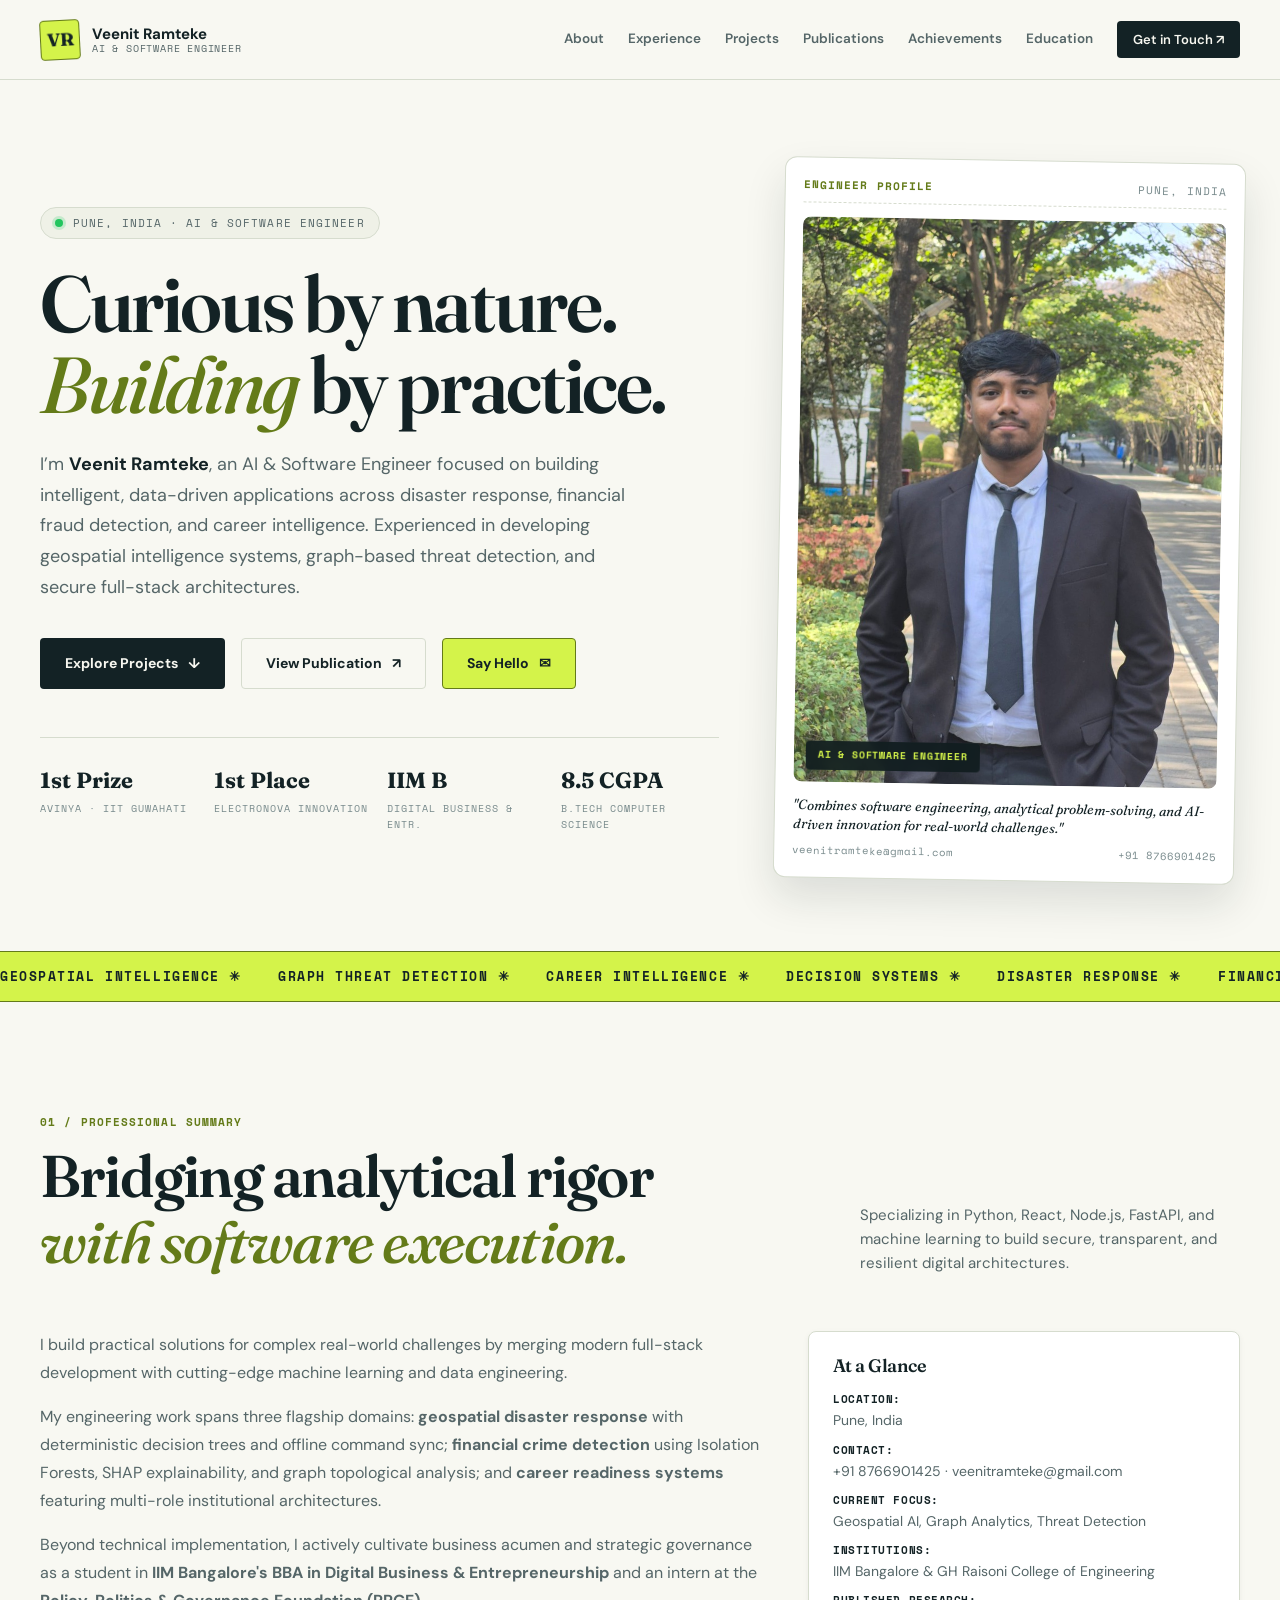
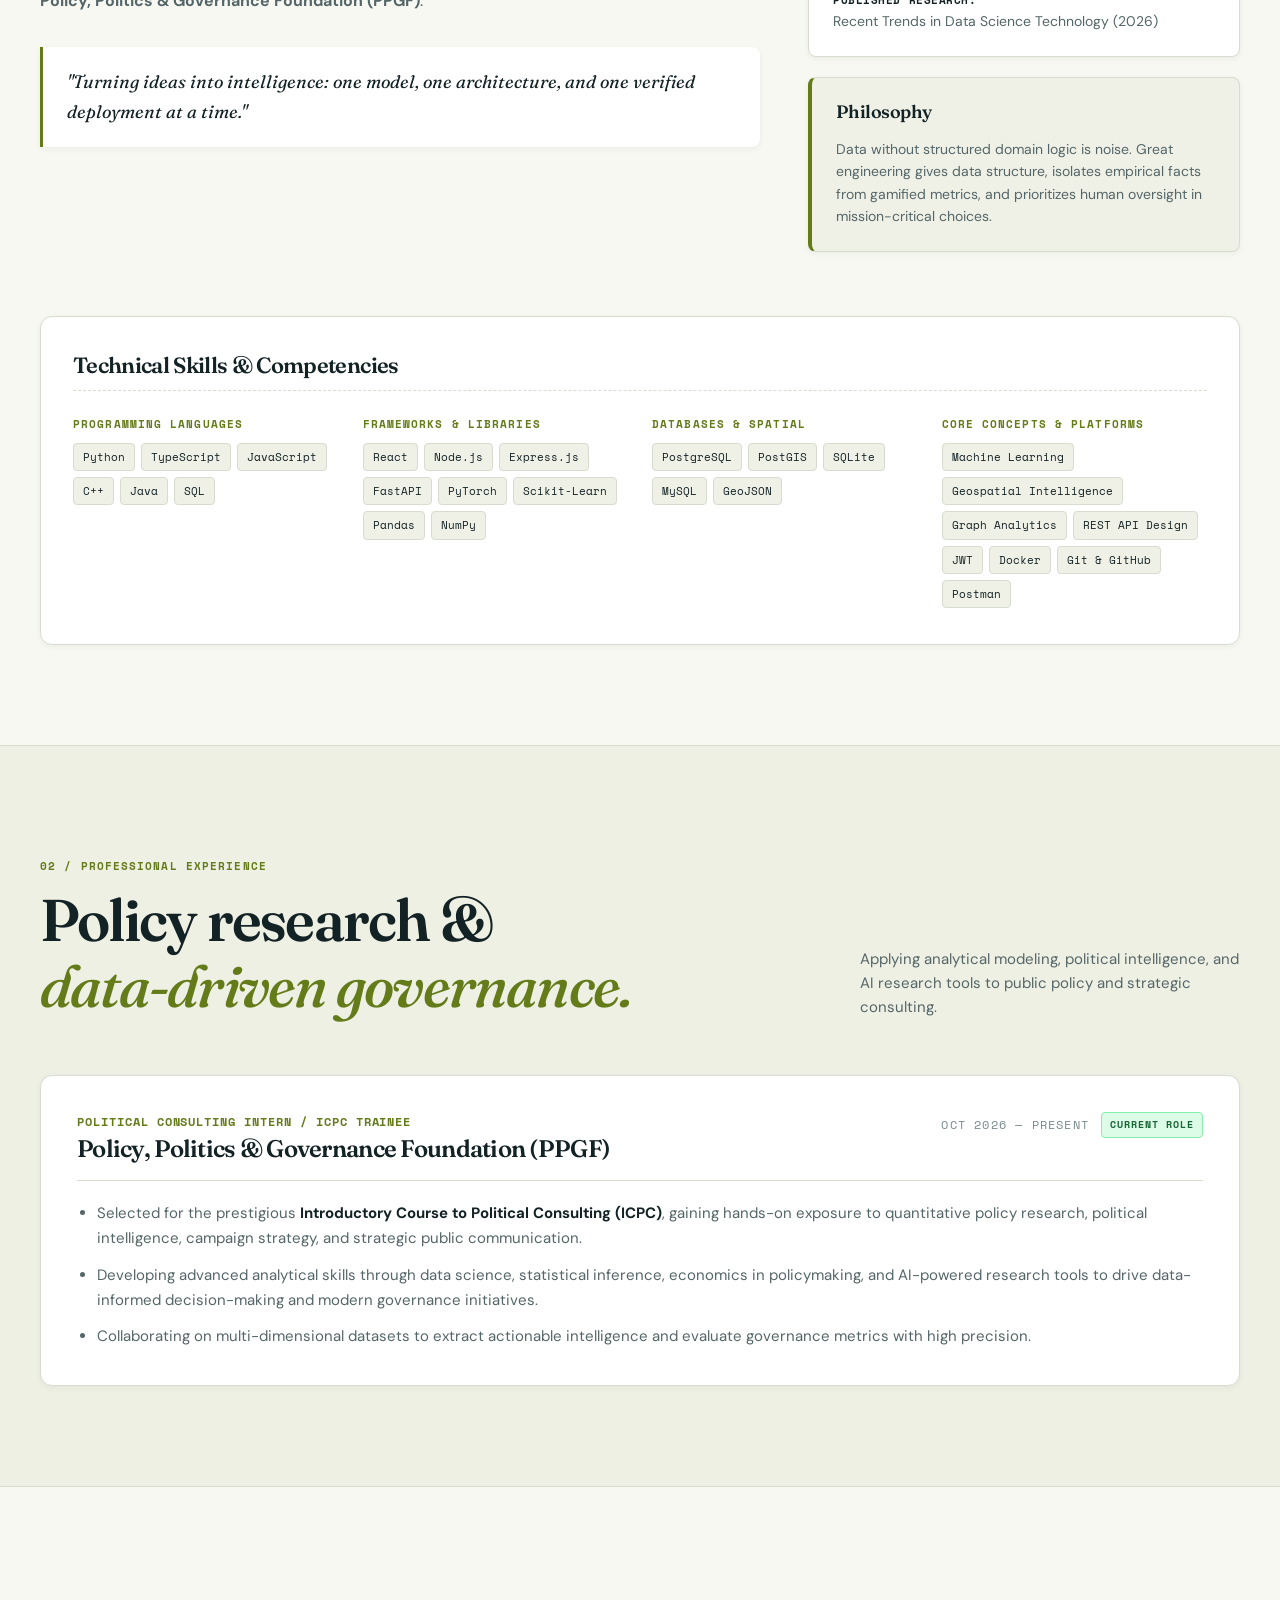
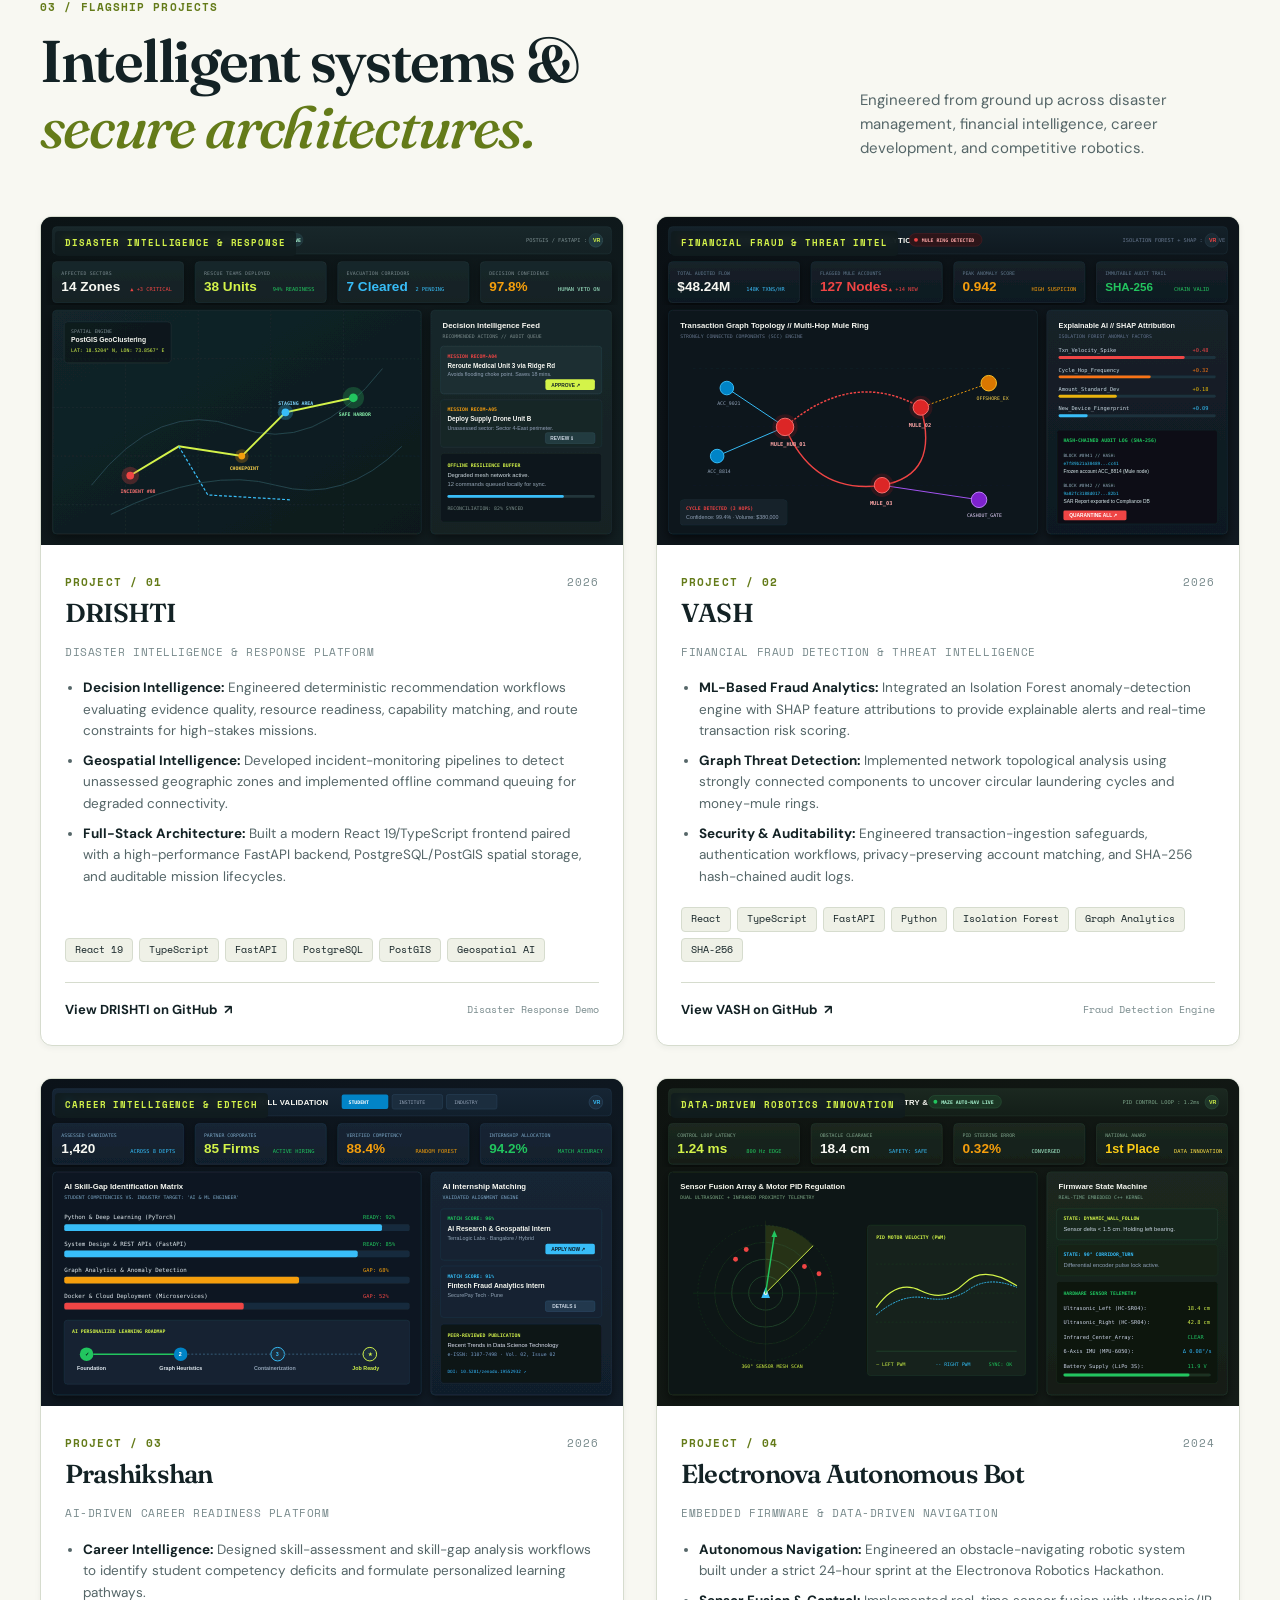
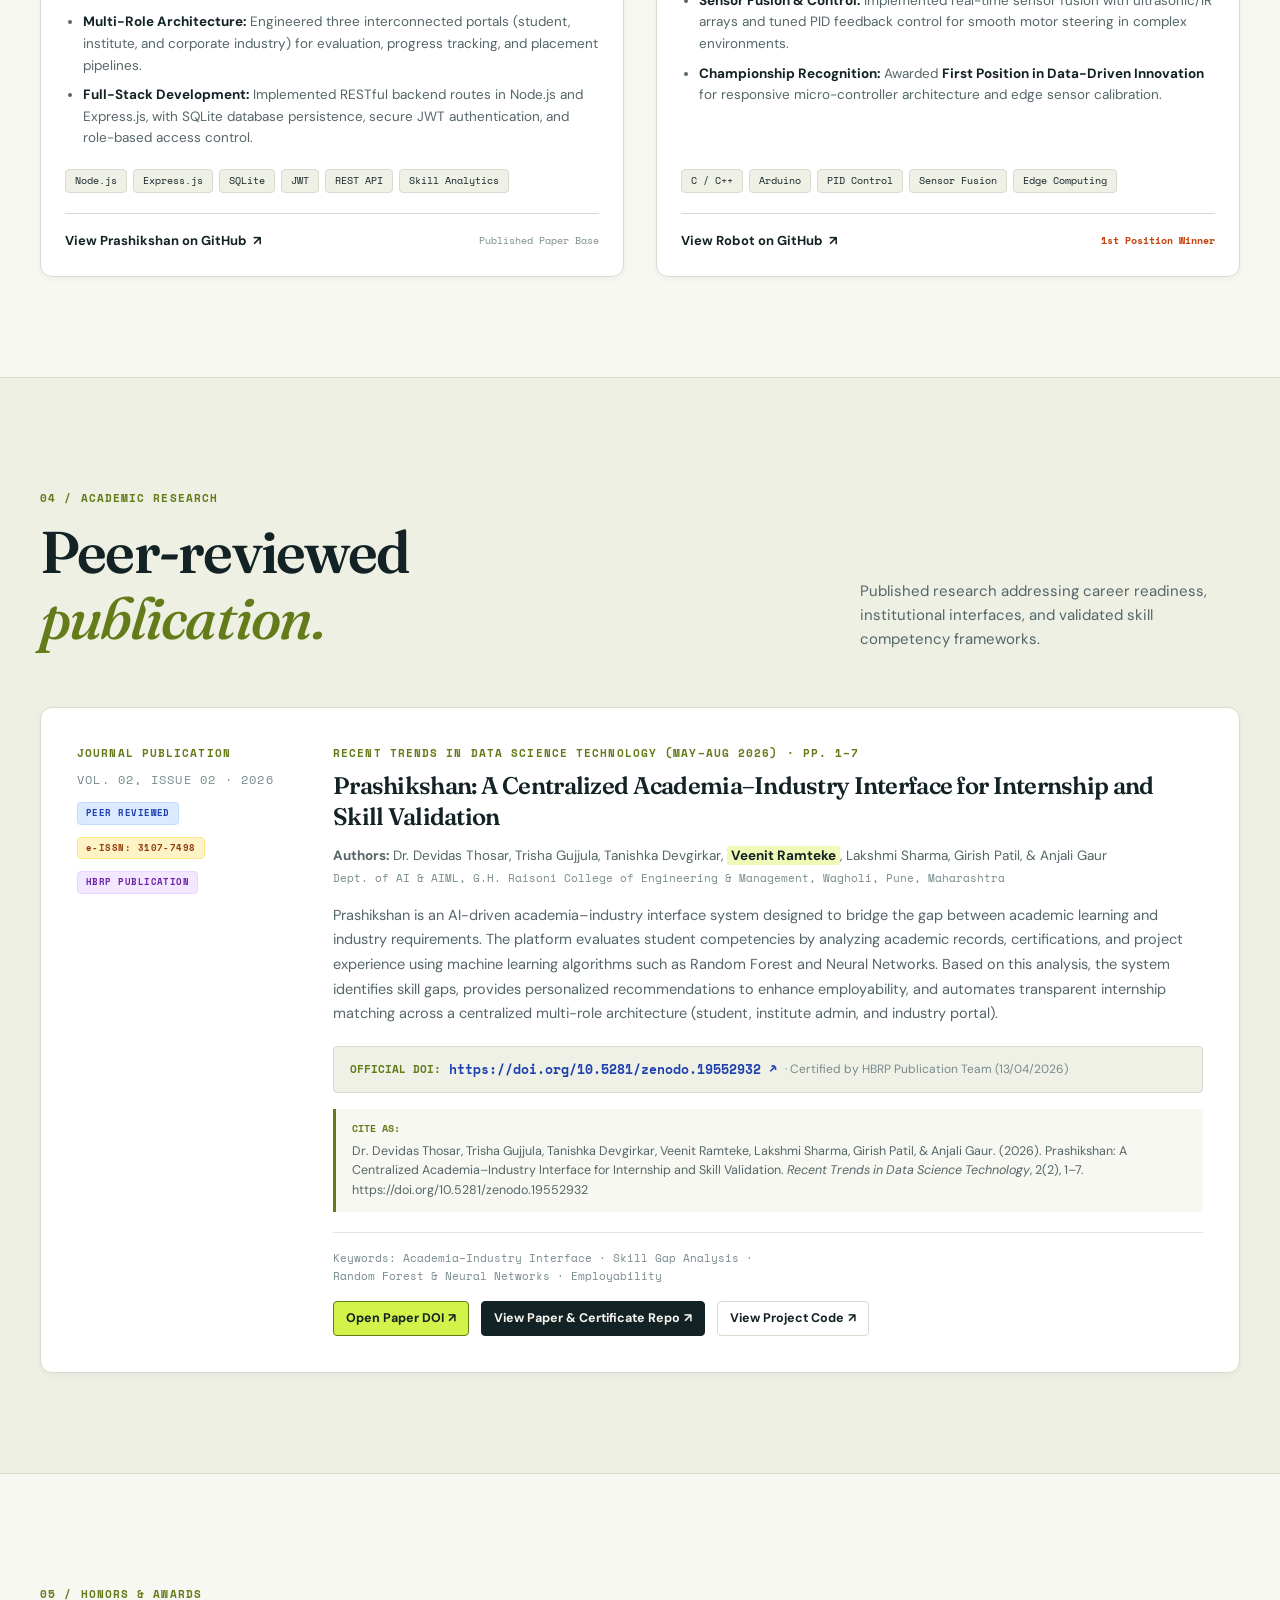
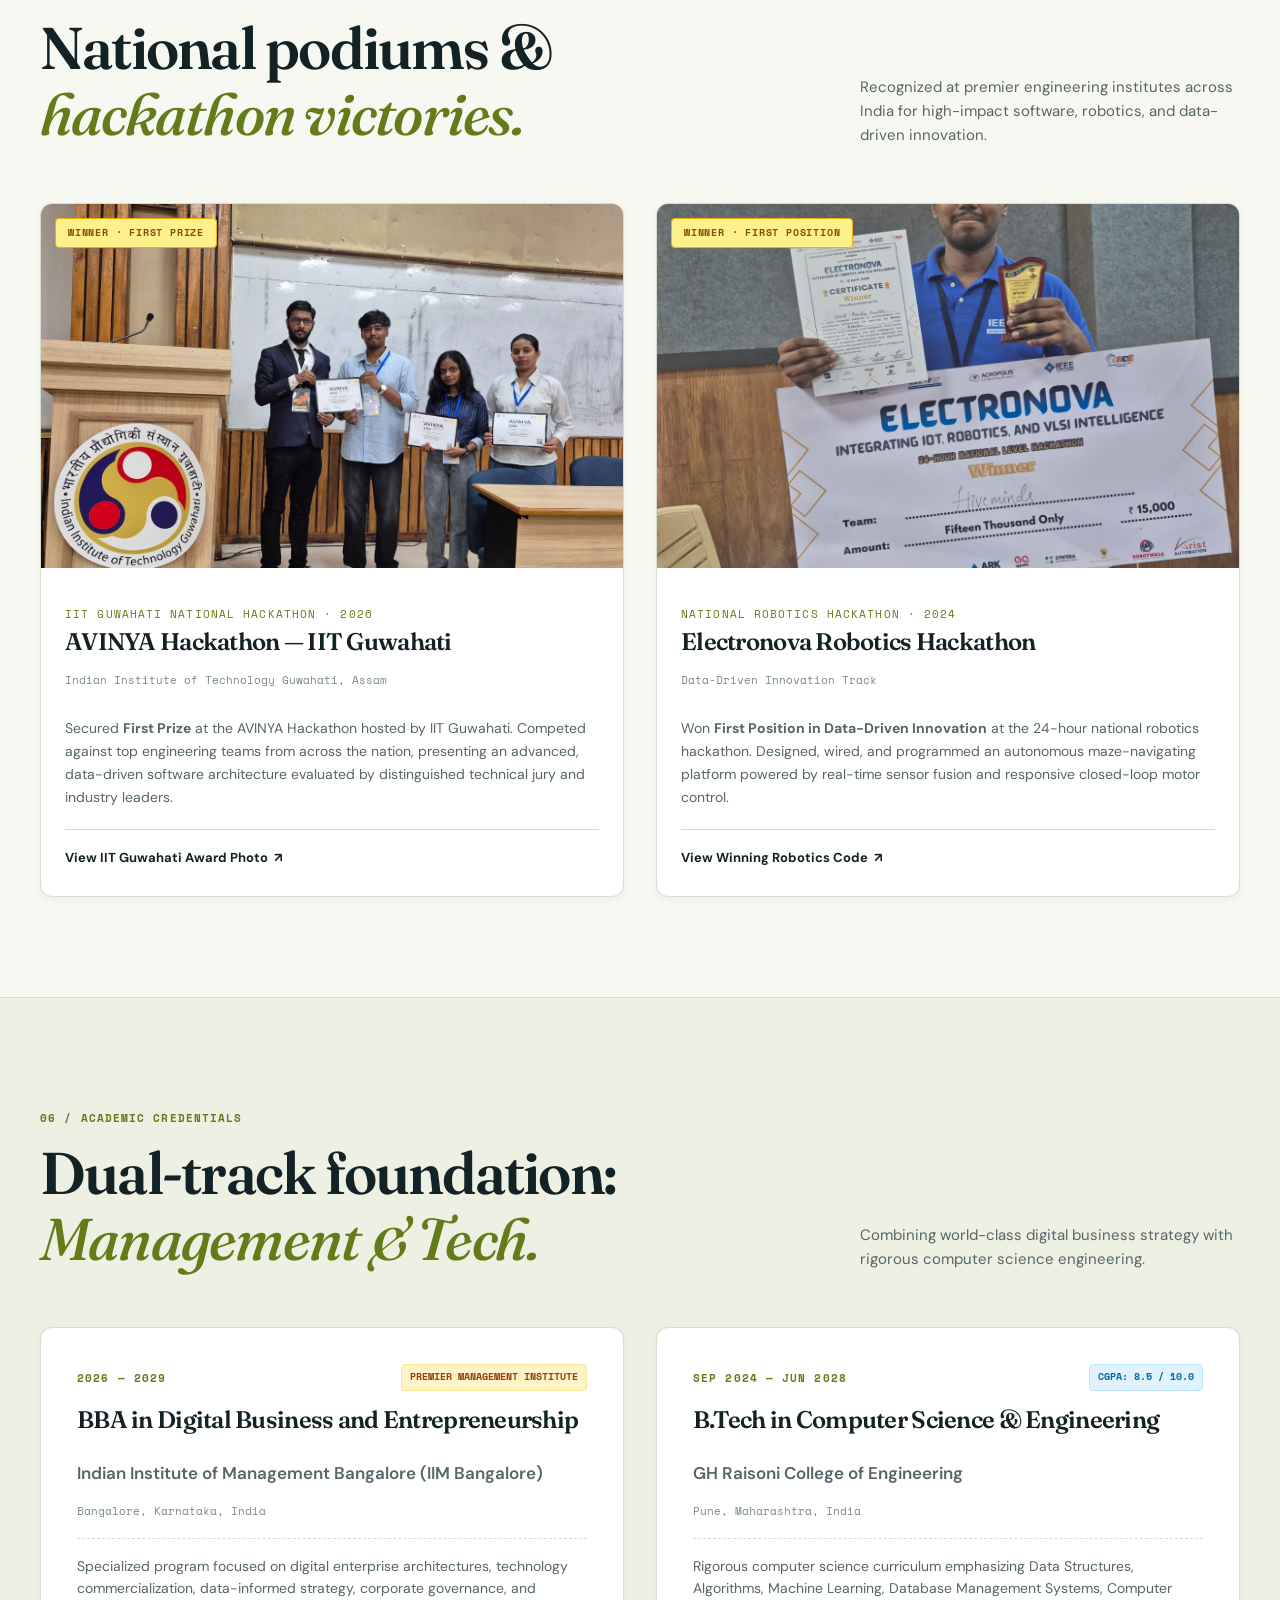
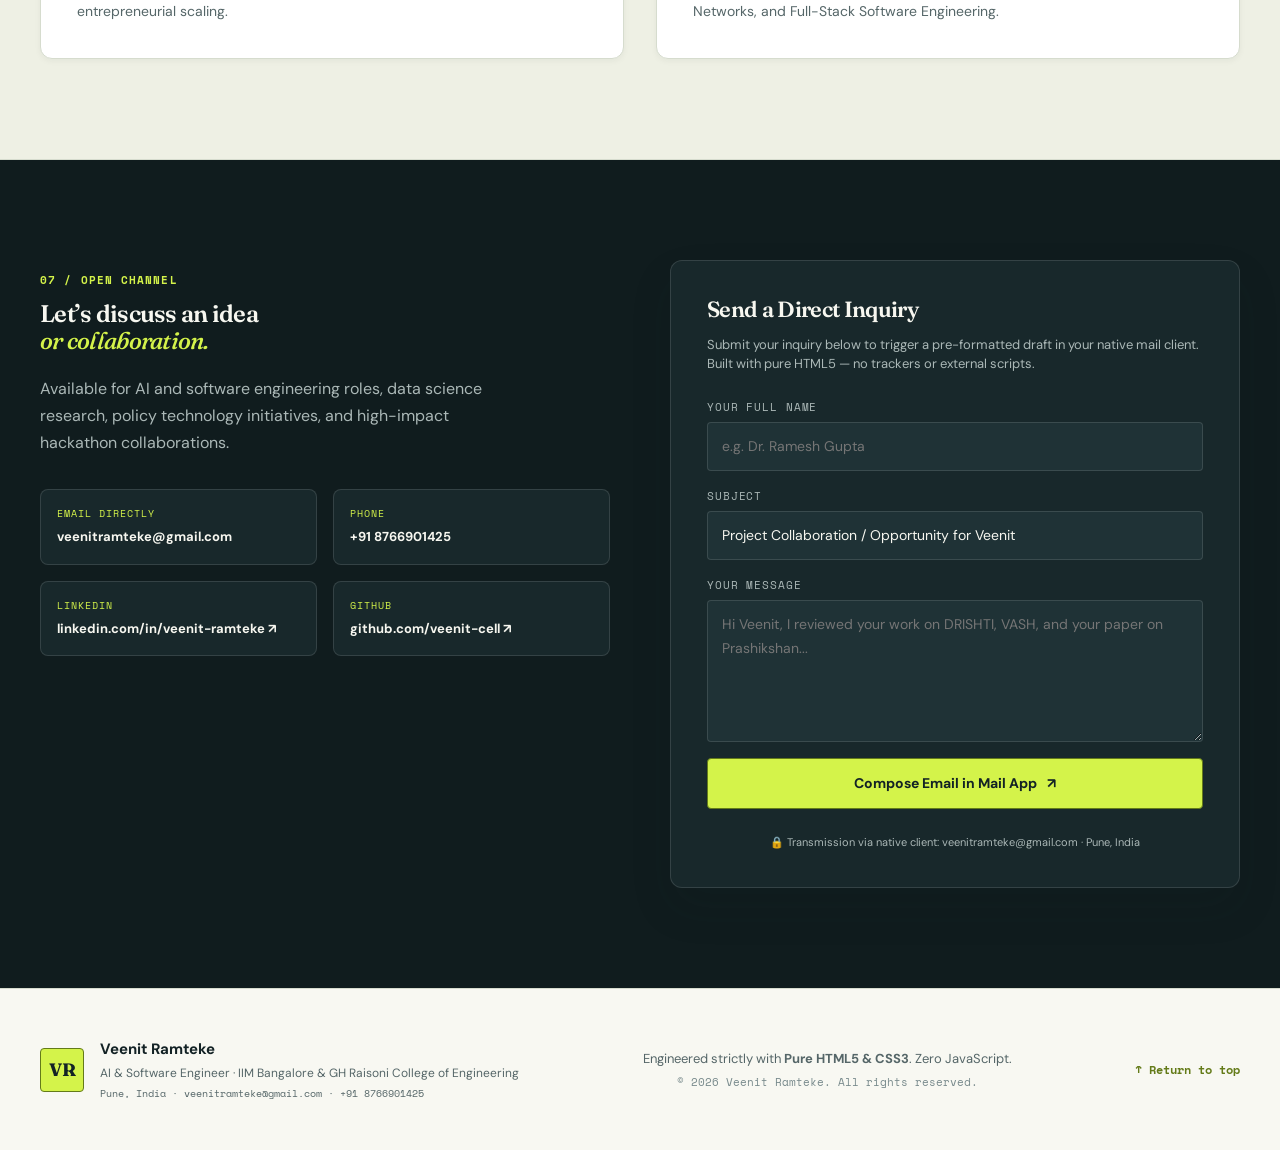
<file: index.html>
<!doctype html>
<html lang="en">
<head>
  <meta charset="utf-8">
  <meta name="viewport" content="width=device-width, initial-scale=1">
  <meta name="theme-color" content="#f8f8f2">
  <meta name="description" content="Personal portfolio of Veenit Ramteke — AI & Software Engineer focused on building intelligent, data-driven applications across disaster response, financial fraud detection, and career intelligence. Pure HTML & CSS.">
  <title>Veenit Ramteke — AI &amp; Software Engineer Portfolio</title>
  <link rel="preconnect" href="https://fonts.googleapis.com">
  <link rel="preconnect" href="https://fonts.gstatic.com" crossorigin>
  <link href="https://fonts.googleapis.com/css2?family=DM+Sans:ital,opsz,wght@0,9..40,400..700;1,9..40,400..700&family=Fraunces:ital,opsz,wght@0,9..144,500..800;1,9..144,500..800&family=Space+Mono:ital,wght@0,400;0,700;1,400;1,700&display=swap" rel="stylesheet">
  <link rel="stylesheet" href="style.css">
</head>
<body id="top">
  <a class="skip-link" href="#main">Skip to main content</a>

  <!-- ── SITE HEADER ── -->
  <header class="site-header">
    <div class="header-inner">
      <a class="wordmark" href="#top" aria-label="Veenit Ramteke, back to top">
        <span class="wordmark-icon" aria-hidden="true">VR</span>
        <span class="wordmark-name">
          <strong>Veenit Ramteke</strong>
          <small>AI &amp; Software Engineer</small>
        </span>
      </a>

      <!-- Desktop Navigation -->
      <nav class="primary-nav" aria-label="Primary navigation">
        <a href="#about">About</a>
        <a href="#experience">Experience</a>
        <a href="#projects">Projects</a>
        <a href="#publications">Publications</a>
        <a href="#achievements">Achievements</a>
        <a href="#education">Education</a>
        <a href="#contact" class="nav-cta">Get in Touch <span aria-hidden="true">↗</span></a>
      </nav>

      <!-- Pure HTML/CSS Mobile Navigation -->
      <details class="mobile-nav">
        <summary aria-label="Toggle navigation menu">
          <span class="bar"></span>
          <span class="bar"></span>
          <span class="bar"></span>
        </summary>
        <nav class="mobile-drawer" aria-label="Mobile navigation">
          <a href="#about">01 / About</a>
          <a href="#experience">02 / Experience</a>
          <a href="#projects">03 / Projects</a>
          <a href="#publications">04 / Publications</a>
          <a href="#achievements">05 / Achievements</a>
          <a href="#education">06 / Education</a>
          <a href="#contact">07 / Contact</a>
        </nav>
      </details>
    </div>
  </header>

  <main id="main">
    <!-- ── HERO / INTRODUCTION ── -->
    <section class="hero-section section-wrap" aria-labelledby="hero-title">
      <div class="hero-grid">
        <div class="hero-copy">
          <div class="eyebrow-tag">
            <span class="status-pulse" aria-hidden="true"></span>
            <span>Pune, India · AI &amp; Software Engineer</span>
          </div>
          <h1 id="hero-title">
            Curious by nature.<br>
            <em>Building</em> by practice.
          </h1>
          <p class="hero-lead">
            I’m <strong>Veenit Ramteke</strong>, an AI &amp; Software Engineer focused on building intelligent, data-driven applications across disaster response, financial fraud detection, and career intelligence. Experienced in developing geospatial intelligence systems, graph-based threat detection, and secure full-stack architectures.
          </p>
          <div class="hero-actions">
            <a class="btn btn-dark" href="#projects">Explore Projects <span aria-hidden="true">↓</span></a>
            <a class="btn btn-outline" href="#publications">View Publication <span aria-hidden="true">↗</span></a>
            <a class="btn btn-accent" href="#contact">Say Hello <span aria-hidden="true">✉</span></a>
          </div>
          <div class="hero-stats" aria-label="Quick Highlights">
            <div class="stat-item">
              <span class="stat-number">1st Prize</span>
              <span class="stat-label">AVINYA · IIT Guwahati</span>
            </div>
            <div class="stat-item">
              <span class="stat-number">1st Place</span>
              <span class="stat-label">Electronova Innovation</span>
            </div>
            <div class="stat-item">
              <span class="stat-number">IIM B</span>
              <span class="stat-label">Digital Business &amp; Entr.</span>
            </div>
            <div class="stat-item">
              <span class="stat-number">8.5 CGPA</span>
              <span class="stat-label">B.Tech Computer Science</span>
            </div>
          </div>
        </div>

        <aside class="hero-aside" aria-label="Personal Overview Card">
          <div class="portrait-card">
            <div class="portrait-header">
              <span class="tag-code">ENGINEER PROFILE</span>
              <span class="tag-status">Pune, India</span>
            </div>
            <div class="portrait-img-box">
              <img src="assets/images/veenit-portrait.jpg" alt="Veenit Ramteke portrait photograph in suit" width="768" height="1024" loading="eager">
              <span class="badge-role">AI &amp; Software Engineer</span>
            </div>
            <div class="portrait-footer">
              <p class="portrait-quote">"Combines software engineering, analytical problem-solving, and AI-driven innovation for real-world challenges."</p>
              <div class="portrait-meta">
                <span>veenitramteke@gmail.com</span>
                <span>+91 8766901425</span>
              </div>
            </div>
          </div>
        </aside>
      </div>
    </section>

    <!-- ── TICKER RIBBON (PURE CSS) ── -->
    <div class="ticker-ribbon" aria-label="Core Technical Themes">
      <div class="ticker-track" aria-hidden="true">
        <span>GEOSPATIAL INTELLIGENCE ✳</span>
        <span>GRAPH THREAT DETECTION ✳</span>
        <span>CAREER INTELLIGENCE ✳</span>
        <span>DECISION SYSTEMS ✳</span>
        <span>DISASTER RESPONSE ✳</span>
        <span>FINANCIAL FRAUD ANALYTICS ✳</span>
        <span>POLITICAL CONSULTING &amp; DATA ✳</span>
        <span>GEOSPATIAL INTELLIGENCE ✳</span>
        <span>GRAPH THREAT DETECTION ✳</span>
        <span>CAREER INTELLIGENCE ✳</span>
        <span>DECISION SYSTEMS ✳</span>
        <span>DISASTER RESPONSE ✳</span>
        <span>FINANCIAL FRAUD ANALYTICS ✳</span>
        <span>POLITICAL CONSULTING &amp; DATA ✳</span>
      </div>
    </div>

    <!-- ── ABOUT & PROFESSIONAL SUMMARY ── -->
    <section class="content-section section-wrap" id="about" aria-labelledby="about-title">
      <div class="section-header">
        <div>
          <p class="section-kicker">01 / Professional Summary</p>
          <h2 id="about-title">Bridging analytical rigor<br><em>with software execution.</em></h2>
        </div>
        <p class="section-summary">
          Specializing in Python, React, Node.js, FastAPI, and machine learning to build secure, transparent, and resilient digital architectures.
        </p>
      </div>

      <div class="about-narrative">
        <div class="narrative-main">
          <p class="lead-text">
            I build practical solutions for complex real-world challenges by merging modern full-stack development with cutting-edge machine learning and data engineering.
          </p>
          <p>
            My engineering work spans three flagship domains: <strong>geospatial disaster response</strong> with deterministic decision trees and offline command sync; <strong>financial crime detection</strong> using Isolation Forests, SHAP explainability, and graph topological analysis; and <strong>career readiness systems</strong> featuring multi-role institutional architectures.
          </p>
          <p>
            Beyond technical implementation, I actively cultivate business acumen and strategic governance as a student in <strong>IIM Bangalore's BBA in Digital Business &amp; Entrepreneurship</strong> and an intern at the <strong>Policy, Politics &amp; Governance Foundation (PPGF)</strong>.
          </p>
          <blockquote class="pull-quote">
            "Turning ideas into intelligence: one model, one architecture, and one verified deployment at a time."
          </blockquote>
        </div>

        <aside class="narrative-side">
          <div class="info-box">
            <h3>At a Glance</h3>
            <ul class="fact-list">
              <li><strong>Location:</strong> Pune, India</li>
              <li><strong>Contact:</strong> +91 8766901425 · veenitramteke@gmail.com</li>
              <li><strong>Current Focus:</strong> Geospatial AI, Graph Analytics, Threat Detection</li>
              <li><strong>Institutions:</strong> IIM Bangalore &amp; GH Raisoni College of Engineering</li>
              <li><strong>Published Research:</strong> Recent Trends in Data Science Technology (2026)</li>
            </ul>
          </div>
          <div class="info-box accent-box">
            <h3>Philosophy</h3>
            <p>Data without structured domain logic is noise. Great engineering gives data structure, isolates empirical facts from gamified metrics, and prioritizes human oversight in mission-critical choices.</p>
          </div>
        </aside>
      </div>

      <!-- Technical Skills Matrix -->
      <div class="skills-section">
        <h3 class="skills-heading">Technical Skills &amp; Competencies</h3>
        <div class="skills-grid">
          <div class="skill-category">
            <span class="skill-cat-title">Programming Languages</span>
            <div class="skill-tags">
              <span>Python</span>
              <span>TypeScript</span>
              <span>JavaScript</span>
              <span>C++</span>
              <span>Java</span>
              <span>SQL</span>
            </div>
          </div>

          <div class="skill-category">
            <span class="skill-cat-title">Frameworks &amp; Libraries</span>
            <div class="skill-tags">
              <span>React</span>
              <span>Node.js</span>
              <span>Express.js</span>
              <span>FastAPI</span>
              <span>PyTorch</span>
              <span>Scikit-Learn</span>
              <span>Pandas</span>
              <span>NumPy</span>
            </div>
          </div>

          <div class="skill-category">
            <span class="skill-cat-title">Databases &amp; Spatial</span>
            <div class="skill-tags">
              <span>PostgreSQL</span>
              <span>PostGIS</span>
              <span>SQLite</span>
              <span>MySQL</span>
              <span>GeoJSON</span>
            </div>
          </div>

          <div class="skill-category">
            <span class="skill-cat-title">Core Concepts &amp; Platforms</span>
            <div class="skill-tags">
              <span>Machine Learning</span>
              <span>Geospatial Intelligence</span>
              <span>Graph Analytics</span>
              <span>REST API Design</span>
              <span>JWT</span>
              <span>Docker</span>
              <span>Git &amp; GitHub</span>
              <span>Postman</span>
            </div>
          </div>
        </div>
      </div>
    </section>

    <!-- ── EXPERIENCE SECTION ── -->
    <section class="content-section bg-contrast" id="experience" aria-labelledby="experience-title">
      <div class="section-wrap">
        <div class="section-header">
          <div>
            <p class="section-kicker">02 / Professional Experience</p>
            <h2 id="experience-title">Policy research &amp;<br><em>data-driven governance.</em></h2>
          </div>
          <p class="section-summary">
            Applying analytical modeling, political intelligence, and AI research tools to public policy and strategic consulting.
          </p>
        </div>

        <div class="experience-card">
          <div class="exp-header">
            <div>
              <span class="exp-role">Political Consulting Intern / ICPC Trainee</span>
              <h3 class="exp-company">Policy, Politics &amp; Governance Foundation (PPGF)</h3>
            </div>
            <div class="exp-meta">
              <span class="exp-duration">Oct 2026 — Present</span>
              <span class="exp-badge">Current Role</span>
            </div>
          </div>
          <div class="exp-body">
            <ul class="exp-bullets">
              <li>Selected for the prestigious <strong>Introductory Course to Political Consulting (ICPC)</strong>, gaining hands-on exposure to quantitative policy research, political intelligence, campaign strategy, and strategic public communication.</li>
              <li>Developing advanced analytical skills through data science, statistical inference, economics in policymaking, and AI-powered research tools to drive data-informed decision-making and modern governance initiatives.</li>
              <li>Collaborating on multi-dimensional datasets to extract actionable intelligence and evaluate governance metrics with high precision.</li>
            </ul>
          </div>
        </div>
      </div>
    </section>

    <!-- ── SELECTED PROJECTS SECTION ── -->
    <section class="content-section" id="projects" aria-labelledby="projects-title">
      <div class="section-wrap">
        <div class="section-header">
          <div>
            <p class="section-kicker">03 / Flagship Projects</p>
            <h2 id="projects-title">Intelligent systems &amp;<br><em>secure architectures.</em></h2>
          </div>
          <p class="section-summary">
            Engineered from ground up across disaster management, financial intelligence, career development, and competitive robotics.
          </p>
        </div>

        <div class="projects-grid">
          <!-- Project 1: DRISHTI -->
          <article class="project-card">
            <div class="project-media">
              <img src="assets/images/drishti-dashboard.svg" alt="DRISHTI Disaster Intelligence & Response Mission Control Dashboard" loading="lazy">
              <span class="media-tag">DISASTER INTELLIGENCE &amp; RESPONSE</span>
            </div>
            <div class="project-body">
              <div class="project-meta-top">
                <span class="project-index">PROJECT / 01</span>
                <span class="project-year">2026</span>
              </div>
              <h3 class="project-title">DRISHTI</h3>
              <p class="project-role">Disaster Intelligence &amp; Response Platform</p>
              <ul class="project-features">
                <li><strong>Decision Intelligence:</strong> Engineered deterministic recommendation workflows evaluating evidence quality, resource readiness, capability matching, and route constraints for high-stakes missions.</li>
                <li><strong>Geospatial Intelligence:</strong> Developed incident-monitoring pipelines to detect unassessed geographic zones and implemented offline command queuing for degraded connectivity.</li>
                <li><strong>Full-Stack Architecture:</strong> Built a modern React 19/TypeScript frontend paired with a high-performance FastAPI backend, PostgreSQL/PostGIS spatial storage, and auditable mission lifecycles.</li>
              </ul>
              <div class="project-stack">
                <span>React 19</span>
                <span>TypeScript</span>
                <span>FastAPI</span>
                <span>PostgreSQL</span>
                <span>PostGIS</span>
                <span>Geospatial AI</span>
              </div>
              <div class="project-links">
                <a href="https://github.com/veenit-cell/DRISHTI" target="_blank" rel="noopener noreferrer" class="link-btn">
                  View DRISHTI on GitHub <span aria-hidden="true">↗</span>
                </a>
                <span class="project-badge">Disaster Response Demo</span>
              </div>
            </div>
          </article>

          <!-- Project 2: VASH -->
          <article class="project-card">
            <div class="project-media">
              <img src="assets/images/vash-dashboard.svg" alt="VASH Financial Threat Intelligence & Mule Detection Dashboard" loading="lazy">
              <span class="media-tag">FINANCIAL FRAUD &amp; THREAT INTEL</span>
            </div>
            <div class="project-body">
              <div class="project-meta-top">
                <span class="project-index">PROJECT / 02</span>
                <span class="project-year">2026</span>
              </div>
              <h3 class="project-title">VASH</h3>
              <p class="project-role">Financial Fraud Detection &amp; Threat Intelligence</p>
              <ul class="project-features">
                <li><strong>ML-Based Fraud Analytics:</strong> Integrated an Isolation Forest anomaly-detection engine with SHAP feature attributions to provide explainable alerts and real-time transaction risk scoring.</li>
                <li><strong>Graph Threat Detection:</strong> Implemented network topological analysis using strongly connected components to uncover circular laundering cycles and money-mule rings.</li>
                <li><strong>Security &amp; Auditability:</strong> Engineered transaction-ingestion safeguards, authentication workflows, privacy-preserving account matching, and SHA-256 hash-chained audit logs.</li>
              </ul>
              <div class="project-stack">
                <span>React</span>
                <span>TypeScript</span>
                <span>FastAPI</span>
                <span>Python</span>
                <span>Isolation Forest</span>
                <span>Graph Analytics</span>
                <span>SHA-256</span>
              </div>
              <div class="project-links">
                <a href="https://github.com/S-Abhiram05/Hack2ignite-VASH" target="_blank" rel="noopener noreferrer" class="link-btn">
                  View VASH on GitHub <span aria-hidden="true">↗</span>
                </a>
                <span class="project-badge">Fraud Detection Engine</span>
              </div>
            </div>
          </article>

          <!-- Project 3: Prashikshan -->
          <article class="project-card">
            <div class="project-media">
              <img src="assets/images/prashikshan-dashboard.svg" alt="Prashikshan Career Intelligence & Skill Gap Identification Dashboard" loading="lazy">
              <span class="media-tag">CAREER INTELLIGENCE &amp; EDTECH</span>
            </div>
            <div class="project-body">
              <div class="project-meta-top">
                <span class="project-index">PROJECT / 03</span>
                <span class="project-year">2026</span>
              </div>
              <h3 class="project-title">Prashikshan</h3>
              <p class="project-role">AI-Driven Career Readiness Platform</p>
              <ul class="project-features">
                <li><strong>Career Intelligence:</strong> Designed skill-assessment and skill-gap analysis workflows to identify student competency deficits and formulate personalized learning pathways.</li>
                <li><strong>Multi-Role Architecture:</strong> Engineered three interconnected portals (student, institute, and corporate industry) for evaluation, progress tracking, and placement pipelines.</li>
                <li><strong>Full-Stack Development:</strong> Implemented RESTful backend routes in Node.js and Express.js, with SQLite database persistence, secure JWT authentication, and role-based access control.</li>
              </ul>
              <div class="project-stack">
                <span>Node.js</span>
                <span>Express.js</span>
                <span>SQLite</span>
                <span>JWT</span>
                <span>REST API</span>
                <span>Skill Analytics</span>
              </div>
              <div class="project-links">
                <a href="https://github.com/veenit-cell/Prashikshan" target="_blank" rel="noopener noreferrer" class="link-btn">
                  View Prashikshan on GitHub <span aria-hidden="true">↗</span>
                </a>
                <span class="project-badge">Published Paper Base</span>
              </div>
            </div>
          </article>

          <!-- Project 4: Electronova Robotics Platform -->
          <article class="project-card">
            <div class="project-media">
              <img src="assets/images/electronova-dashboard.svg" alt="Electronova Autonomous Robotics Sensor Telemetry & Control Dashboard" loading="lazy">
              <span class="media-tag">DATA-DRIVEN ROBOTICS INNOVATION</span>
            </div>
            <div class="project-body">
              <div class="project-meta-top">
                <span class="project-index">PROJECT / 04</span>
                <span class="project-year">2024</span>
              </div>
              <h3 class="project-title">Electronova Autonomous Bot</h3>
              <p class="project-role">Embedded Firmware &amp; Data-Driven Navigation</p>
              <ul class="project-features">
                <li><strong>Autonomous Navigation:</strong> Engineered an obstacle-navigating robotic system built under a strict 24-hour sprint at the Electronova Robotics Hackathon.</li>
                <li><strong>Sensor Fusion &amp; Control:</strong> Implemented real-time sensor fusion with ultrasonic/IR arrays and tuned PID feedback control for smooth motor steering in complex environments.</li>
                <li><strong>Championship Recognition:</strong> Awarded <strong>First Position in Data-Driven Innovation</strong> for responsive micro-controller architecture and edge sensor calibration.</li>
              </ul>
              <div class="project-stack">
                <span>C / C++</span>
                <span>Arduino</span>
                <span>PID Control</span>
                <span>Sensor Fusion</span>
                <span>Edge Computing</span>
              </div>
              <div class="project-links">
                <a href="https://github.com/veenit-cell/Electonova-Hackathon_Winning_Robot-" target="_blank" rel="noopener noreferrer" class="link-btn">
                  View Robot on GitHub <span aria-hidden="true">↗</span>
                </a>
                <span class="project-badge winner-badge">1st Position Winner</span>
              </div>
            </div>
          </article>
        </div>
      </div>
    </section>

    <!-- ── PUBLICATIONS SECTION ── -->
    <section class="content-section bg-contrast" id="publications" aria-labelledby="publications-title">
      <div class="section-wrap">
        <div class="section-header">
          <div>
            <p class="section-kicker">04 / Academic Research</p>
            <h2 id="publications-title">Peer-reviewed<br><em>publication.</em></h2>
          </div>
          <p class="section-summary">
            Published research addressing career readiness, institutional interfaces, and validated skill competency frameworks.
          </p>
        </div>

        <div class="publication-card featured-publication">
          <div class="pub-sidebar">
            <span class="pub-type">JOURNAL PUBLICATION</span>
            <span class="pub-date">Vol. 02, Issue 02 · 2026</span>
            <span class="pub-badge">PEER REVIEWED</span>
            <span class="pub-badge issn-badge">e-ISSN: 3107-7498</span>
            <span class="pub-badge hbrp-badge">HBRP PUBLICATION</span>
          </div>
          <div class="pub-content">
            <span class="pub-journal-label">Recent Trends in Data Science Technology (May–Aug 2026) · pp. 1–7</span>
            <h3 class="pub-title">
              Prashikshan: A Centralized Academia–Industry Interface for Internship and Skill Validation
            </h3>
            <p class="pub-author">
              <strong>Authors:</strong> Dr. Devidas Thosar, Trisha Gujjula, Tanishka Devgirkar, <strong class="author-highlight">Veenit Ramteke</strong>, Lakshmi Sharma, Girish Patil, &amp; Anjali Gaur<br>
              <span class="pub-dept">Dept. of AI &amp; AIML, G.H. Raisoni College of Engineering &amp; Management, Wagholi, Pune, Maharashtra</span>
            </p>
            <p class="pub-abstract">
              Prashikshan is an AI-driven academia–industry interface system designed to bridge the gap between academic learning and industry requirements. The platform evaluates student competencies by analyzing academic records, certifications, and project experience using machine learning algorithms such as Random Forest and Neural Networks. Based on this analysis, the system identifies skill gaps, provides personalized recommendations to enhance employability, and automates transparent internship matching across a centralized multi-role architecture (student, institute admin, and industry portal).
            </p>

            <div class="pub-doi-box">
              <span class="doi-label">Official DOI:</span>
              <a href="https://doi.org/10.5281/zenodo.19552932" target="_blank" rel="noopener noreferrer" class="doi-link">
                https://doi.org/10.5281/zenodo.19552932 <span aria-hidden="true">↗</span>
              </a>
              <span class="cert-note">· Certified by HBRP Publication Team (13/04/2026)</span>
            </div>

            <div class="pub-citation-box">
              <span class="citation-label">Cite as:</span>
              <p class="citation-text">
                Dr. Devidas Thosar, Trisha Gujjula, Tanishka Devgirkar, Veenit Ramteke, Lakshmi Sharma, Girish Patil, &amp; Anjali Gaur. (2026). Prashikshan: A Centralized Academia–Industry Interface for Internship and Skill Validation. <em>Recent Trends in Data Science Technology</em>, 2(2), 1–7. https://doi.org/10.5281/zenodo.19552932
              </p>
            </div>

            <div class="pub-meta">
              <span class="pub-domain">Keywords: Academia–Industry Interface · Skill Gap Analysis · Random Forest &amp; Neural Networks · Employability</span>
              <div class="pub-action-links">
                <a href="https://doi.org/10.5281/zenodo.19552932" target="_blank" rel="noopener noreferrer" class="pub-link pub-primary-link">
                  Open Paper DOI <span aria-hidden="true">↗</span>
                </a>
                <a href="https://github.com/veenit-cell/publication" target="_blank" rel="noopener noreferrer" class="pub-link pub-repo-link">
                  View Paper &amp; Certificate Repo <span aria-hidden="true">↗</span>
                </a>
                <a href="https://github.com/veenit-cell/Prashikshan" target="_blank" rel="noopener noreferrer" class="pub-link">
                  View Project Code <span aria-hidden="true">↗</span>
                </a>
              </div>
            </div>
          </div>
        </div>
      </div>
    </section>

    <!-- ── ACHIEVEMENTS SECTION ── -->
    <section class="content-section" id="achievements" aria-labelledby="achievements-title">
      <div class="section-wrap">
        <div class="section-header">
          <div>
            <p class="section-kicker">05 / Honors &amp; Awards</p>
            <h2 id="achievements-title">National podiums &amp;<br><em>hackathon victories.</em></h2>
          </div>
          <p class="section-summary">
            Recognized at premier engineering institutes across India for high-impact software, robotics, and data-driven innovation.
          </p>
        </div>

        <div class="achievements-grid">
          <!-- Achievement 1: AVINYA IIT Guwahati -->
          <article class="achievement-card">
            <div class="achievement-media">
              <img src="assets/images/avinya-iit-guwahati.jpeg" alt="Winner AVINYA Hackathon at IIT Guwahati" loading="lazy">
              <span class="achievement-badge gold-badge">WINNER · FIRST PRIZE</span>
            </div>
            <div class="achievement-body">
              <p class="achievement-kicker">IIT Guwahati National Hackathon · 2026</p>
              <h3 class="achievement-heading">AVINYA Hackathon — IIT Guwahati</h3>
              <p class="achievement-venue">Indian Institute of Technology Guwahati, Assam</p>
              <p class="achievement-desc">
                Secured <strong>First Prize</strong> at the AVINYA Hackathon hosted by IIT Guwahati. Competed against top engineering teams from across the nation, presenting an advanced, data-driven software architecture evaluated by distinguished technical jury and industry leaders.
              </p>
              <div class="achievement-links">
                <a href="assets/images/avinya-iit-guwahati.jpeg" target="_blank" class="link-btn">
                  View IIT Guwahati Award Photo <span aria-hidden="true">↗</span>
                </a>
              </div>
            </div>
          </article>

          <!-- Achievement 2: ELECTRONOVA -->
          <article class="achievement-card">
            <div class="achievement-media">
              <img src="assets/images/electronova-robotics-winner.jpeg" alt="Winner Electronova Robotics Hackathon holding trophy and award" loading="lazy">
              <span class="achievement-badge gold-badge">WINNER · FIRST POSITION</span>
            </div>
            <div class="achievement-body">
              <p class="achievement-kicker">National Robotics Hackathon · 2024</p>
              <h3 class="achievement-heading">Electronova Robotics Hackathon</h3>
              <p class="achievement-venue">Data-Driven Innovation Track</p>
              <p class="achievement-desc">
                Won <strong>First Position in Data-Driven Innovation</strong> at the 24-hour national robotics hackathon. Designed, wired, and programmed an autonomous maze-navigating platform powered by real-time sensor fusion and responsive closed-loop motor control.
              </p>
              <div class="achievement-links">
                <a href="https://github.com/veenit-cell/Electonova-Hackathon_Winning_Robot-" target="_blank" rel="noopener noreferrer" class="link-btn">
                  View Winning Robotics Code <span aria-hidden="true">↗</span>
                </a>
              </div>
            </div>
          </article>
        </div>
      </div>
    </section>

    <!-- ── EDUCATION SECTION ── -->
    <section class="content-section bg-contrast" id="education" aria-labelledby="education-title">
      <div class="section-wrap">
        <div class="section-header">
          <div>
            <p class="section-kicker">06 / Academic Credentials</p>
            <h2 id="education-title">Dual-track foundation:<br><em>Management &amp; Tech.</em></h2>
          </div>
          <p class="section-summary">
            Combining world-class digital business strategy with rigorous computer science engineering.
          </p>
        </div>

        <div class="education-grid">
          <!-- Education 1: IIM Bangalore -->
          <article class="education-card">
            <div class="edu-top">
              <span class="edu-timeline">2026 — 2029</span>
              <span class="edu-badge iim-badge">PREMIER MANAGEMENT INSTITUTE</span>
            </div>
            <h3 class="edu-degree">BBA in Digital Business and Entrepreneurship</h3>
            <p class="edu-institution">Indian Institute of Management Bangalore (IIM Bangalore)</p>
            <p class="edu-location">Bangalore, Karnataka, India</p>
            <div class="edu-details">
              <p>Specialized program focused on digital enterprise architectures, technology commercialization, data-informed strategy, corporate governance, and entrepreneurial scaling.</p>
            </div>
          </article>

          <!-- Education 2: GH Raisoni -->
          <article class="education-card">
            <div class="edu-top">
              <span class="edu-timeline">Sep 2024 — Jun 2028</span>
              <span class="edu-badge cse-badge">CGPA: 8.5 / 10.0</span>
            </div>
            <h3 class="edu-degree">B.Tech in Computer Science &amp; Engineering</h3>
            <p class="edu-institution">GH Raisoni College of Engineering</p>
            <p class="edu-location">Pune, Maharashtra, India</p>
            <div class="edu-details">
              <p>Rigorous computer science curriculum emphasizing Data Structures, Algorithms, Machine Learning, Database Management Systems, Computer Networks, and Full-Stack Software Engineering.</p>
            </div>
          </article>
        </div>
      </div>
    </section>

    <!-- ── CONTACT SECTION ── -->
    <section class="content-section bg-dark" id="contact" aria-labelledby="contact-title">
      <div class="section-wrap">
        <div class="contact-grid">
          <div class="contact-intro">
            <p class="section-kicker kicker-light">07 / Open Channel</p>
            <h2 id="contact-title" class="title-light">Let’s discuss an idea<br><em>or collaboration.</em></h2>
            <p class="contact-body">
              Available for AI and software engineering roles, data science research, policy technology initiatives, and high-impact hackathon collaborations.
            </p>

            <div class="contact-cards">
              <a href="mailto:veenitramteke@gmail.com" class="direct-link-card">
                <span class="direct-label">Email Directly</span>
                <strong class="direct-value">veenitramteke@gmail.com</strong>
              </a>
              <a href="tel:8766901425" class="direct-link-card">
                <span class="direct-label">Phone</span>
                <strong class="direct-value">+91 8766901425</strong>
              </a>
              <a href="https://www.linkedin.com/in/veenit-ramteke/" target="_blank" rel="noopener noreferrer" class="direct-link-card">
                <span class="direct-label">LinkedIn</span>
                <strong class="direct-value">linkedin.com/in/veenit-ramteke ↗</strong>
              </a>
              <a href="https://github.com/veenit-cell" target="_blank" rel="noopener noreferrer" class="direct-link-card">
                <span class="direct-label">GitHub</span>
                <strong class="direct-value">github.com/veenit-cell ↗</strong>
              </a>
            </div>
          </div>

          <!-- Pure HTML/CSS Contact Form -->
          <div class="contact-form-box">
            <h3 class="form-title">Send a Direct Inquiry</h3>
            <p class="form-desc">
              Submit your inquiry below to trigger a pre-formatted draft in your native mail client. Built with pure HTML5 — no trackers or external scripts.
            </p>
            <form action="mailto:veenitramteke@gmail.com" method="get" enctype="text/plain" class="html-form">
              <div class="form-group">
                <label for="form-name">Your Full Name</label>
                <input type="text" id="form-name" name="name" placeholder="e.g. Dr. Ramesh Gupta" required>
              </div>
              <div class="form-group">
                <label for="form-subject">Subject</label>
                <input type="text" id="form-subject" name="subject" value="Project Collaboration / Opportunity for Veenit" required>
              </div>
              <div class="form-group">
                <label for="form-body">Your Message</label>
                <textarea id="form-body" name="body" rows="5" placeholder="Hi Veenit, I reviewed your work on DRISHTI, VASH, and your paper on Prashikshan..." required></textarea>
              </div>
              <button type="submit" class="btn btn-accent btn-full">
                Compose Email in Mail App <span aria-hidden="true">↗</span>
              </button>
              <p class="privacy-note">
                🔒 Transmission via native client: veenitramteke@gmail.com · Pune, India
              </p>
            </form>
          </div>
        </div>
      </div>
    </section>
  </main>

  <!-- ── SITE FOOTER ── -->
  <footer class="site-footer">
    <div class="section-wrap footer-inner">
      <div class="footer-left">
        <a class="footer-mark" href="#top" aria-label="Back to top">VR</a>
        <div>
          <strong class="footer-author">Veenit Ramteke</strong>
          <p class="footer-tagline">AI &amp; Software Engineer · IIM Bangalore &amp; GH Raisoni College of Engineering</p>
          <p class="footer-sub">Pune, India · veenitramteke@gmail.com · +91 8766901425</p>
        </div>
      </div>

      <div class="footer-center">
        <p class="footer-tech">Engineered strictly with <strong>Pure HTML5 &amp; CSS3</strong>. Zero JavaScript.</p>
        <p class="footer-copy">© 2026 Veenit Ramteke. All rights reserved.</p>
      </div>

      <div class="footer-right">
        <a href="#top" class="back-to-top">↑ Return to top</a>
      </div>
    </div>
  </footer>
</body>
</html>
</file>
<file: style.css>
/* ═════════════════════════════════════════════════════════════════
   VEENIT RAMTEKE — AI & SOFTWARE ENGINEER PORTFOLIO
   Strictly Pure HTML5 & CSS3 · Zero JavaScript Dependencies
   ═════════════════════════════════════════════════════════════════ */

:root {
  /* Color System */
  --bg-canvas: #f8f8f2;
  --bg-surface: #ffffff;
  --bg-surface-alt: #eff1e7;
  --bg-contrast: #eef0e4;
  --bg-dark: #101c1e;
  --bg-dark-surface: #18282b;
  --bg-dark-card: #1f3236;

  --text-main: #132225;
  --text-muted: #556668;
  --text-subtle: #788a8c;
  --text-light: #f7f7f0;
  --text-light-muted: #abb8b7;

  --border-light: #d6dcce;
  --border-subtle: #e3e7dc;
  --border-dark: rgba(255, 255, 255, 0.12);

  --accent-lime: #d4f34a;
  --accent-lime-dark: #647b19;
  --accent-coral: #ee7256;
  --accent-teal: #33a598;
  --accent-gold: #df9e2c;
  --accent-purple: #9a76de;
  --accent-blue: #3b82f6;

  /* Typography */
  --font-serif: "Fraunces", Georgia, "Times New Roman", serif;
  --font-sans: "DM Sans", -apple-system, BlinkMacSystemFont, "Segoe UI", Roboto, Helvetica, Arial, sans-serif;
  --font-mono: "Space Mono", "SF Mono", Consolas, "Courier New", monospace;

  /* Layout Spacing */
  --max-width: 1200px;
  --header-height: 80px;
  --radius-sm: 4px;
  --radius-md: 8px;
  --radius-lg: 12px;

  /* Shadows */
  --shadow-sm: 0 2px 6px rgba(19, 34, 37, 0.05);
  --shadow-md: 0 10px 24px rgba(19, 34, 37, 0.08);
  --shadow-lg: 0 20px 42px rgba(19, 34, 37, 0.12);
}

/* ── Reset & Global Defaults ── */
*, *::before, *::after {
  box-sizing: border-box;
}

html {
  scroll-behavior: smooth;
  scroll-padding-top: calc(var(--header-height) + 16px);
  -webkit-text-size-adjust: 100%;
}

body {
  margin: 0;
  background-color: var(--bg-canvas);
  color: var(--text-main);
  font-family: var(--font-sans);
  font-size: 16px;
  line-height: 1.65;
  -webkit-font-smoothing: antialiased;
  -moz-osx-font-smoothing: grayscale;
}

img, svg {
  display: block;
  max-width: 100%;
  height: auto;
}

a {
  color: inherit;
  text-decoration: none;
  transition: color 0.2s ease, opacity 0.2s ease;
}

button, input, textarea {
  font: inherit;
  color: inherit;
}

::selection {
  background-color: var(--accent-lime);
  color: var(--text-main);
}

:focus-visible {
  outline: 3px solid var(--accent-lime-dark);
  outline-offset: 4px;
}

/* ── Accessibility: Skip Link ── */
.skip-link {
  position: fixed;
  top: 14px;
  left: 14px;
  z-index: 1000;
  padding: 12px 20px;
  background: var(--text-main);
  color: var(--accent-lime);
  font-family: var(--font-mono);
  font-size: 13px;
  font-weight: 700;
  border-radius: var(--radius-sm);
  transform: translateY(-160%);
  transition: transform 0.2s ease;
}

.skip-link:focus {
  transform: translateY(0);
}

/* ── Reusable Container ── */
.section-wrap {
  width: min(var(--max-width), calc(100% - 64px));
  margin-inline: auto;
}

/* ── Headings & Monospace Elements ── */
h1, h2, h3, h4 {
  margin-top: 0;
  line-height: 1.12;
  font-family: var(--font-serif);
  font-weight: 600;
  letter-spacing: -0.03em;
}

h1 em, h2 em {
  font-style: italic;
  font-weight: 500;
  color: var(--accent-lime-dark);
}

.eyebrow-tag, .section-kicker, .tag-code, .tag-status,
.project-index, .project-year, .pub-type, .pub-date,
.stat-label, .achievement-kicker, .edu-timeline,
.direct-label, .sub-kicker, .exp-duration, .exp-badge,
.skill-cat-title, .pub-journal-label {
  font-family: var(--font-mono);
  font-size: 11px;
  letter-spacing: 0.1em;
  text-transform: uppercase;
}

/* ── Navigation Header ── */
.site-header {
  position: sticky;
  top: 0;
  z-index: 100;
  height: var(--header-height);
  background-color: rgba(248, 248, 242, 0.94);
  backdrop-filter: blur(14px);
  -webkit-backdrop-filter: blur(14px);
  border-bottom: 1px solid var(--border-light);
}

.header-inner {
  display: flex;
  align-items: center;
  justify-content: space-between;
  height: 100%;
  width: min(var(--max-width), calc(100% - 64px));
  margin-inline: auto;
}

.wordmark {
  display: inline-flex;
  align-items: center;
  gap: 12px;
}

.wordmark-icon {
  display: grid;
  place-items: center;
  width: 40px;
  height: 40px;
  background-color: var(--accent-lime);
  color: var(--text-main);
  border: 1px solid var(--accent-lime-dark);
  border-radius: var(--radius-sm);
  font-family: var(--font-serif);
  font-weight: 700;
  font-size: 18px;
  transform: rotate(-3deg);
  transition: transform 0.25s ease;
}

.wordmark:hover .wordmark-icon {
  transform: rotate(0deg) scale(1.05);
}

.wordmark-name {
  display: flex;
  flex-direction: column;
  line-height: 1.2;
}

.wordmark-name strong {
  font-size: 15px;
  font-weight: 700;
  color: var(--text-main);
}

.wordmark-name small {
  font-family: var(--font-mono);
  font-size: 10px;
  color: var(--text-muted);
  letter-spacing: 0.08em;
  text-transform: uppercase;
}

.primary-nav {
  display: flex;
  align-items: center;
  gap: 24px;
}

.primary-nav a {
  font-size: 13.5px;
  font-weight: 600;
  color: var(--text-muted);
  position: relative;
  padding-block: 4px;
}

.primary-nav a:hover {
  color: var(--text-main);
}

.primary-nav a::after {
  content: "";
  position: absolute;
  bottom: 0;
  left: 0;
  width: 0%;
  height: 2px;
  background-color: var(--accent-lime-dark);
  transition: width 0.2s ease;
}

.primary-nav a:hover::after {
  width: 100%;
}

.nav-cta {
  padding: 8px 16px !important;
  background-color: var(--text-main);
  color: var(--text-light) !important;
  border-radius: var(--radius-sm);
  font-size: 13px !important;
  transition: transform 0.2s ease, background-color 0.2s ease !important;
}

.nav-cta::after {
  display: none !important;
}

.nav-cta:hover {
  background-color: var(--bg-dark-card) !important;
  transform: translateY(-1px);
}

/* Mobile Nav Toggle (Pure HTML/CSS via <details>) */
.mobile-nav {
  display: none;
  position: relative;
}

.mobile-nav summary {
  display: flex;
  flex-direction: column;
  justify-content: center;
  gap: 5px;
  width: 44px;
  height: 44px;
  padding: 10px;
  border: 1px solid var(--border-light);
  border-radius: var(--radius-sm);
  background: var(--bg-surface);
  list-style: none;
  cursor: pointer;
}

.mobile-nav summary::-webkit-details-marker {
  display: none;
}

.mobile-nav summary .bar {
  display: block;
  width: 100%;
  height: 2px;
  background-color: var(--text-main);
  border-radius: 1px;
  transition: transform 0.2s ease, opacity 0.2s ease;
}

.mobile-drawer {
  position: absolute;
  top: 52px;
  right: 0;
  width: 240px;
  background-color: var(--bg-surface);
  border: 1px solid var(--border-light);
  border-radius: var(--radius-md);
  box-shadow: var(--shadow-lg);
  padding: 12px;
  display: flex;
  flex-direction: column;
  gap: 4px;
  z-index: 101;
}

.mobile-drawer a {
  display: block;
  padding: 10px 14px;
  font-family: var(--font-mono);
  font-size: 12px;
  font-weight: 700;
  color: var(--text-main);
  border-radius: var(--radius-sm);
  border-bottom: 1px solid var(--border-subtle);
}

.mobile-drawer a:last-child {
  border-bottom: none;
  background-color: var(--accent-lime);
}

.mobile-drawer a:hover {
  background-color: var(--bg-surface-alt);
}

/* ── Hero / Introduction Section ── */
.hero-section {
  padding-block: 80px 70px;
}

.hero-grid {
  display: grid;
  grid-template-columns: 1.25fr 0.85fr;
  gap: 60px;
  align-items: center;
}

.eyebrow-tag {
  display: inline-flex;
  align-items: center;
  gap: 10px;
  padding: 6px 14px;
  background-color: var(--bg-surface-alt);
  border: 1px solid var(--border-light);
  border-radius: 50px;
  color: var(--text-muted);
  margin-bottom: 24px;
}

.status-pulse {
  display: inline-block;
  width: 8px;
  height: 8px;
  border-radius: 50%;
  background-color: #22c55e;
  box-shadow: 0 0 0 3px rgba(34, 197, 94, 0.2);
  animation: pulse-ring 2s cubic-bezier(0.4, 0, 0.6, 1) infinite;
}

@keyframes pulse-ring {
  0%, 100% {
    box-shadow: 0 0 0 3px rgba(34, 197, 94, 0.25);
  }
  50% {
    box-shadow: 0 0 0 8px rgba(34, 197, 94, 0);
  }
}

.hero-copy h1 {
  font-size: clamp(48px, 6.2vw, 84px);
  line-height: 1.02;
  margin-bottom: 24px;
  color: var(--text-main);
}

.hero-lead {
  font-size: 18px;
  line-height: 1.7;
  color: var(--text-muted);
  max-width: 600px;
  margin-bottom: 36px;
}

.hero-lead strong {
  color: var(--text-main);
}

.hero-actions {
  display: flex;
  flex-wrap: wrap;
  gap: 16px;
  margin-bottom: 48px;
}

.btn {
  display: inline-flex;
  align-items: center;
  justify-content: center;
  gap: 10px;
  padding: 13px 24px;
  font-size: 14px;
  font-weight: 700;
  border-radius: var(--radius-sm);
  border: 1px solid transparent;
  cursor: pointer;
  transition: transform 0.2s ease, box-shadow 0.2s ease, background-color 0.2s ease;
}

.btn:hover {
  transform: translateY(-2px);
}

.btn-dark {
  background-color: var(--text-main);
  color: var(--text-light);
}

.btn-dark:hover {
  background-color: var(--bg-dark-surface);
  box-shadow: var(--shadow-md);
}

.btn-outline {
  background-color: transparent;
  border-color: var(--border-light);
  color: var(--text-main);
}

.btn-outline:hover {
  border-color: var(--text-main);
  background-color: var(--bg-surface);
}

.btn-accent {
  background-color: var(--accent-lime);
  color: var(--text-main);
  border-color: var(--accent-lime-dark);
}

.btn-accent:hover {
  background-color: #c7e93d;
  box-shadow: var(--shadow-md);
}

.btn-full {
  width: 100%;
}

.hero-stats {
  display: grid;
  grid-template-columns: repeat(4, 1fr);
  gap: 16px;
  padding-top: 24px;
  border-top: 1px solid var(--border-light);
}

.stat-item {
  display: flex;
  flex-direction: column;
}

.stat-number {
  font-family: var(--font-serif);
  font-size: 22px;
  font-weight: 700;
  color: var(--text-main);
}

.stat-label {
  font-size: 10px;
  color: var(--text-subtle);
  margin-top: 2px;
}

/* ── Hero Aside / Portrait Card ── */
.hero-aside {
  position: relative;
}

.portrait-card {
  position: relative;
  background-color: var(--bg-surface);
  border: 1px solid var(--border-light);
  border-radius: var(--radius-lg);
  padding: 18px;
  box-shadow: var(--shadow-lg);
  transform: rotate(1deg);
  transition: transform 0.3s ease, box-shadow 0.3s ease;
}

.portrait-card:hover {
  transform: rotate(0deg) translateY(-4px);
  box-shadow: 0 24px 48px rgba(19, 34, 37, 0.14);
}

.portrait-header {
  display: flex;
  justify-content: space-between;
  align-items: center;
  margin-bottom: 14px;
  padding-bottom: 8px;
  border-bottom: 1px dashed var(--border-light);
}

.tag-code {
  color: var(--accent-lime-dark);
  font-weight: 700;
}

.tag-status {
  color: var(--text-subtle);
}

.portrait-img-box {
  position: relative;
  overflow: hidden;
  border-radius: var(--radius-md);
  aspect-ratio: 3 / 4;
  background-color: var(--bg-surface-alt);
  box-shadow: inset 0 0 0 1px rgba(0, 0, 0, 0.08);
}

.portrait-img-box img {
  width: 100%;
  height: 100%;
  object-fit: cover;
  object-position: center 18%;
  transition: transform 0.4s ease;
}

.portrait-card:hover .portrait-img-box img {
  transform: scale(1.03);
}

.badge-role {
  position: absolute;
  bottom: 12px;
  left: 12px;
  padding: 6px 12px;
  background-color: rgba(16, 28, 30, 0.9);
  color: var(--accent-lime);
  font-family: var(--font-mono);
  font-size: 10px;
  font-weight: 700;
  letter-spacing: 0.08em;
  text-transform: uppercase;
  border-radius: var(--radius-sm);
  backdrop-filter: blur(6px);
}

.portrait-footer {
  margin-top: 14px;
}

.portrait-quote {
  font-family: var(--font-serif);
  font-style: italic;
  font-size: 13.5px;
  color: var(--text-main);
  margin: 0 0 8px;
  line-height: 1.4;
}

.portrait-meta {
  display: flex;
  justify-content: space-between;
  font-family: var(--font-mono);
  font-size: 10.5px;
  color: var(--text-subtle);
}

/* ── Ticker Ribbon (Pure CSS Marquee) ── */
.ticker-ribbon {
  overflow: hidden;
  background-color: var(--accent-lime);
  color: var(--text-main);
  padding-block: 14px;
  border-block: 1px solid var(--accent-lime-dark);
}

.ticker-track {
  display: flex;
  width: max-content;
  white-space: nowrap;
  animation: marquee-scroll 34s linear infinite;
}

.ticker-track:hover {
  animation-play-state: paused;
}

.ticker-track span {
  font-family: var(--font-mono);
  font-size: 13px;
  font-weight: 700;
  letter-spacing: 0.12em;
  padding-right: 36px;
}

@keyframes marquee-scroll {
  from {
    transform: translateX(0);
  }
  to {
    transform: translateX(-50%);
  }
}

/* ── Content Sections Generic ── */
.content-section {
  padding-block: 100px;
}

.bg-contrast {
  background-color: var(--bg-contrast);
  border-block: 1px solid var(--border-light);
}

.bg-dark {
  background-color: var(--bg-dark);
  color: var(--text-light);
}

.section-header {
  display: flex;
  align-items: flex-end;
  justify-content: space-between;
  gap: 40px;
  margin-bottom: 56px;
}

.section-kicker {
  color: var(--accent-lime-dark);
  margin-bottom: 12px;
  font-weight: 700;
}

.kicker-light {
  color: var(--accent-lime);
}

.section-header h2 {
  font-size: clamp(38px, 4.6vw, 60px);
  margin: 0;
  color: var(--text-main);
}

.title-light {
  color: var(--text-light) !important;
}

.title-light em {
  color: var(--accent-lime) !important;
}

.section-summary {
  max-width: 380px;
  margin: 0;
  font-size: 15px;
  line-height: 1.6;
  color: var(--text-muted);
}

/* ── About Narrative Layout ── */
.about-narrative {
  display: grid;
  grid-template-columns: 1.25fr 0.75fr;
  gap: 48px;
  align-items: start;
  margin-bottom: 64px;
}

.lead-text {
  font-size: 19px;
  line-height: 1.7;
  color: var(--text-main);
  margin-top: 0;
}

.narrative-main p {
  color: var(--text-muted);
  font-size: 16px;
  line-height: 1.75;
}

.pull-quote {
  margin: 32px 0 0;
  padding: 20px 24px;
  border-left: 3px solid var(--accent-lime-dark);
  background-color: var(--bg-surface);
  border-radius: 0 var(--radius-md) var(--radius-md) 0;
  font-family: var(--font-serif);
  font-style: italic;
  font-size: 18px;
  color: var(--text-main);
  box-shadow: var(--shadow-sm);
}

.narrative-side {
  display: flex;
  flex-direction: column;
  gap: 20px;
}

.info-box {
  background-color: var(--bg-surface);
  border: 1px solid var(--border-light);
  border-radius: var(--radius-md);
  padding: 24px;
  box-shadow: var(--shadow-sm);
}

.info-box h3 {
  font-size: 18px;
  margin-bottom: 16px;
  color: var(--text-main);
}

.fact-list {
  list-style: none;
  padding: 0;
  margin: 0;
  display: flex;
  flex-direction: column;
  gap: 12px;
  font-size: 14px;
}

.fact-list li {
  line-height: 1.45;
  color: var(--text-muted);
}

.fact-list strong {
  color: var(--text-main);
  display: block;
  font-family: var(--font-mono);
  font-size: 11px;
  text-transform: uppercase;
  letter-spacing: 0.05em;
  margin-bottom: 2px;
}

.accent-box {
  background-color: var(--bg-surface-alt);
  border-left: 4px solid var(--accent-lime-dark);
}

.accent-box p {
  margin: 0;
  font-size: 14px;
  color: var(--text-muted);
  line-height: 1.6;
}

/* ── Technical Skills Matrix ── */
.skills-section {
  background-color: var(--bg-surface);
  border: 1px solid var(--border-light);
  border-radius: var(--radius-lg);
  padding: 36px 32px;
  box-shadow: var(--shadow-sm);
}

.skills-heading {
  font-size: 22px;
  margin-bottom: 24px;
  color: var(--text-main);
  padding-bottom: 12px;
  border-bottom: 1px dashed var(--border-light);
}

.skills-grid {
  display: grid;
  grid-template-columns: repeat(4, 1fr);
  gap: 24px;
}

.skill-category {
  display: flex;
  flex-direction: column;
  gap: 10px;
}

.skill-cat-title {
  color: var(--accent-lime-dark);
  font-weight: 700;
  font-size: 11px;
}

.skill-tags {
  display: flex;
  flex-wrap: wrap;
  gap: 6px;
}

.skill-tags span {
  display: inline-block;
  padding: 4px 9px;
  background-color: var(--bg-surface-alt);
  border: 1px solid var(--border-light);
  border-radius: var(--radius-sm);
  font-family: var(--font-mono);
  font-size: 11px;
  color: var(--text-main);
}

/* ── Experience Section ── */
.experience-card {
  background-color: var(--bg-surface);
  border: 1px solid var(--border-light);
  border-radius: var(--radius-lg);
  padding: 36px;
  box-shadow: var(--shadow-sm);
}

.exp-header {
  display: flex;
  justify-content: space-between;
  align-items: flex-start;
  margin-bottom: 20px;
  padding-bottom: 18px;
  border-bottom: 1px solid var(--border-light);
}

.exp-role {
  display: block;
  font-family: var(--font-mono);
  font-size: 12px;
  font-weight: 700;
  color: var(--accent-lime-dark);
  text-transform: uppercase;
  letter-spacing: 0.08em;
  margin-bottom: 4px;
}

.exp-company {
  font-size: 24px;
  margin: 0;
  color: var(--text-main);
}

.exp-meta {
  display: flex;
  align-items: center;
  gap: 12px;
}

.exp-duration {
  color: var(--text-subtle);
  font-size: 12px;
}

.exp-badge {
  padding: 4px 8px;
  background-color: #dcfce7;
  color: #166534;
  border: 1px solid #86efac;
  border-radius: var(--radius-sm);
  font-size: 10px;
  font-weight: 700;
}

.exp-bullets {
  padding-left: 20px;
  margin: 0;
  display: flex;
  flex-direction: column;
  gap: 12px;
  color: var(--text-muted);
  font-size: 15px;
  line-height: 1.65;
}

.exp-bullets strong {
  color: var(--text-main);
}

/* ── Selected Projects Grid ── */
.projects-grid {
  display: grid;
  grid-template-columns: repeat(2, 1fr);
  gap: 32px;
}

.project-card {
  display: flex;
  flex-direction: column;
  background-color: var(--bg-surface);
  border: 1px solid var(--border-light);
  border-radius: var(--radius-lg);
  overflow: hidden;
  box-shadow: var(--shadow-sm);
  transition: transform 0.25s ease, box-shadow 0.25s ease;
}

.project-card:hover {
  transform: translateY(-5px);
  box-shadow: var(--shadow-lg);
}

.project-media {
  position: relative;
  background-color: #101c1e;
  aspect-ratio: 16 / 9;
  overflow: hidden;
  display: grid;
  place-items: center;
}

.project-media img {
  width: 100%;
  height: 100%;
  object-fit: cover;
  transition: transform 0.4s ease;
}

.project-card:hover .project-media img {
  transform: scale(1.03);
}

.media-tag {
  position: absolute;
  top: 14px;
  left: 14px;
  padding: 5px 10px;
  background-color: rgba(16, 28, 30, 0.88);
  color: var(--accent-lime);
  font-family: var(--font-mono);
  font-size: 9px;
  font-weight: 700;
  letter-spacing: 0.1em;
  border-radius: var(--radius-sm);
  backdrop-filter: blur(4px);
}

.project-body {
  padding: 28px 24px 24px;
  display: flex;
  flex-direction: column;
  flex-grow: 1;
}

.project-meta-top {
  display: flex;
  justify-content: space-between;
  margin-bottom: 8px;
}

.project-index {
  color: var(--accent-lime-dark);
  font-weight: 700;
}

.project-year {
  color: var(--text-subtle);
}

.project-title {
  font-size: 26px;
  margin-bottom: 4px;
  color: var(--text-main);
}

.project-role {
  font-family: var(--font-mono);
  font-size: 11px;
  color: var(--text-subtle);
  margin-bottom: 16px;
  text-transform: uppercase;
  letter-spacing: 0.05em;
}

.project-features {
  padding-left: 18px;
  margin: 0 0 20px;
  display: flex;
  flex-direction: column;
  gap: 8px;
  font-size: 13.5px;
  line-height: 1.6;
  color: var(--text-muted);
  flex-grow: 1;
}

.project-features strong {
  color: var(--text-main);
}

.project-stack {
  display: flex;
  flex-wrap: wrap;
  gap: 6px;
  margin-bottom: 20px;
}

.project-stack span {
  padding: 3px 9px;
  background-color: var(--bg-surface-alt);
  border: 1px solid var(--border-light);
  border-radius: var(--radius-sm);
  font-family: var(--font-mono);
  font-size: 10px;
  color: var(--text-main);
}

.project-links {
  display: flex;
  align-items: center;
  justify-content: space-between;
  padding-top: 16px;
  border-top: 1px solid var(--border-light);
}

.link-btn {
  font-size: 13px;
  font-weight: 700;
  color: var(--text-main);
  display: inline-flex;
  align-items: center;
  gap: 6px;
}

.link-btn:hover {
  color: var(--accent-lime-dark);
  text-decoration: underline;
  text-underline-offset: 4px;
}

.project-badge {
  font-family: var(--font-mono);
  font-size: 10px;
  color: var(--text-subtle);
}

.winner-badge {
  color: #c2410c;
  font-weight: 700;
}

/* ── Publications Section ── */
.featured-publication {
  display: grid;
  grid-template-columns: 220px 1fr;
  gap: 36px;
  background-color: var(--bg-surface);
  border: 1px solid var(--border-light);
  border-radius: var(--radius-lg);
  padding: 36px;
  box-shadow: var(--shadow-sm);
  transition: transform 0.25s ease, box-shadow 0.25s ease;
}

.featured-publication:hover {
  transform: translateY(-3px);
  box-shadow: var(--shadow-md);
}

.pub-sidebar {
  display: flex;
  flex-direction: column;
  gap: 8px;
}

.pub-type {
  color: var(--accent-lime-dark);
  font-weight: 700;
  font-size: 11px;
}

.pub-date {
  color: var(--text-subtle);
  font-size: 12px;
}

.pub-badge {
  display: inline-block;
  align-self: flex-start;
  padding: 3px 8px;
  background-color: #dbeafe;
  color: #1e40af;
  border: 1px solid #bfdbfe;
  border-radius: var(--radius-sm);
  font-family: var(--font-mono);
  font-size: 9px;
  font-weight: 700;
  letter-spacing: 0.05em;
  margin-top: 4px;
}

.issn-badge {
  background-color: #fef3c7;
  color: #92400e;
  border-color: #fde68a;
}

.hbrp-badge {
  background-color: #f3e8ff;
  color: #6b21a8;
  border-color: #e9d5ff;
}

.pub-journal-label {
  display: block;
  color: var(--accent-lime-dark);
  font-weight: 700;
  margin-bottom: 8px;
}

.pub-title {
  font-size: 24px;
  line-height: 1.3;
  margin-bottom: 8px;
  color: var(--text-main);
}

.pub-author {
  font-size: 13.5px;
  color: var(--text-muted);
  margin-bottom: 16px;
  line-height: 1.5;
}

.author-highlight {
  color: var(--text-main);
  background-color: rgba(212, 243, 74, 0.4);
  padding: 1px 4px;
  border-radius: 2px;
}

.pub-dept {
  display: block;
  font-family: var(--font-mono);
  font-size: 11px;
  color: var(--text-subtle);
  margin-top: 4px;
}

.pub-abstract {
  font-size: 14.5px;
  line-height: 1.7;
  color: var(--text-muted);
  margin-bottom: 20px;
}

.pub-doi-box {
  display: flex;
  align-items: center;
  flex-wrap: wrap;
  gap: 8px;
  padding: 12px 16px;
  background-color: var(--bg-surface-alt);
  border: 1px solid var(--border-light);
  border-radius: var(--radius-sm);
  margin-bottom: 16px;
  font-size: 13px;
}

.doi-label {
  font-family: var(--font-mono);
  font-size: 11px;
  font-weight: 700;
  color: var(--accent-lime-dark);
  text-transform: uppercase;
}

.doi-link {
  font-family: var(--font-mono);
  font-weight: 700;
  color: #1e40af;
  word-break: break-all;
}

.doi-link:hover {
  text-decoration: underline;
}

.cert-note {
  font-size: 12px;
  color: var(--text-subtle);
}

.pub-citation-box {
  background-color: var(--bg-canvas);
  border-left: 3px solid var(--accent-lime-dark);
  padding: 12px 16px;
  border-radius: 0 var(--radius-sm) var(--radius-sm) 0;
  margin-bottom: 20px;
}

.citation-label {
  font-family: var(--font-mono);
  font-size: 10px;
  font-weight: 700;
  color: var(--accent-lime-dark);
  text-transform: uppercase;
  display: block;
  margin-bottom: 4px;
}

.citation-text {
  margin: 0;
  font-size: 12.5px;
  line-height: 1.55;
  color: var(--text-muted);
}

.pub-meta {
  display: flex;
  align-items: center;
  justify-content: space-between;
  flex-wrap: wrap;
  gap: 16px;
  padding-top: 16px;
  border-top: 1px solid var(--border-subtle);
}

.pub-domain {
  font-family: var(--font-mono);
  font-size: 11px;
  color: var(--text-subtle);
  max-width: 50%;
}

.pub-action-links {
  display: flex;
  align-items: center;
  flex-wrap: wrap;
  gap: 12px;
}

.pub-link {
  font-size: 12.5px;
  font-weight: 700;
  color: var(--text-main);
  padding: 6px 12px;
  border-radius: var(--radius-sm);
  border: 1px solid var(--border-light);
  background-color: var(--bg-surface);
  display: inline-flex;
  align-items: center;
  gap: 4px;
  transition: all 0.2s ease;
}

.pub-link:hover {
  border-color: var(--accent-lime-dark);
  color: var(--accent-lime-dark);
}

.pub-primary-link {
  background-color: var(--accent-lime);
  border-color: var(--accent-lime-dark);
  color: var(--text-main);
}

.pub-primary-link:hover {
  background-color: #c7e93d;
  color: var(--text-main);
}

.pub-repo-link {
  background-color: var(--text-main);
  border-color: var(--text-main);
  color: var(--text-light);
}

.pub-repo-link:hover {
  background-color: var(--bg-dark-surface);
  color: var(--accent-lime);
}
  color: var(--accent-lime-dark);
}

.pub-link:hover {
  text-decoration: underline;
  text-underline-offset: 4px;
}

/* ── Achievements Section ── */
.achievements-grid {
  display: grid;
  grid-template-columns: repeat(2, 1fr);
  gap: 32px;
}

.achievement-card {
  background-color: var(--bg-surface);
  border: 1px solid var(--border-light);
  border-radius: var(--radius-lg);
  overflow: hidden;
  box-shadow: var(--shadow-sm);
  display: flex;
  flex-direction: column;
  transition: transform 0.25s ease, box-shadow 0.25s ease;
}

.achievement-card:hover {
  transform: translateY(-4px);
  box-shadow: var(--shadow-lg);
}

.achievement-media {
  position: relative;
  aspect-ratio: 16 / 10;
  background-color: #121f22;
  overflow: hidden;
}

.achievement-media img {
  width: 100%;
  height: 100%;
  object-fit: cover;
  transition: transform 0.4s ease;
}

.achievement-card:hover .achievement-media img {
  transform: scale(1.03);
}

.achievement-badge {
  position: absolute;
  top: 14px;
  left: 14px;
  padding: 6px 12px;
  font-family: var(--font-mono);
  font-size: 10px;
  font-weight: 700;
  border-radius: var(--radius-sm);
  letter-spacing: 0.08em;
  backdrop-filter: blur(4px);
}

.gold-badge {
  background-color: #fef08a;
  color: #854d0e;
  border: 1px solid #eab308;
}

.achievement-body {
  padding: 26px 24px;
  display: flex;
  flex-direction: column;
  flex-grow: 1;
}

.achievement-kicker {
  color: var(--accent-lime-dark);
  margin-bottom: 6px;
}

.achievement-heading {
  font-size: 24px;
  margin-bottom: 4px;
  color: var(--text-main);
}

.achievement-venue {
  font-family: var(--font-mono);
  font-size: 11px;
  color: var(--text-subtle);
  margin-bottom: 14px;
}

.achievement-desc {
  font-size: 14px;
  line-height: 1.65;
  color: var(--text-muted);
  margin-bottom: 20px;
  flex-grow: 1;
}

.achievement-links {
  padding-top: 14px;
  border-top: 1px solid var(--border-light);
  margin-top: auto;
}

/* ── Education Section ── */
.education-grid {
  display: grid;
  grid-template-columns: repeat(2, 1fr);
  gap: 32px;
}

.education-card {
  background-color: var(--bg-surface);
  border: 1px solid var(--border-light);
  border-radius: var(--radius-lg);
  padding: 36px;
  box-shadow: var(--shadow-sm);
  display: flex;
  flex-direction: column;
}

.edu-top {
  display: flex;
  justify-content: space-between;
  align-items: center;
  margin-bottom: 16px;
}

.edu-timeline {
  color: var(--accent-lime-dark);
  font-weight: 700;
}

.edu-badge {
  padding: 4px 8px;
  border-radius: var(--radius-sm);
  font-family: var(--font-mono);
  font-size: 10px;
  font-weight: 700;
}

.iim-badge {
  background-color: #fef3c7;
  color: #92400e;
  border: 1px solid #fde68a;
}

.cse-badge {
  background-color: #e0f2fe;
  color: #0369a1;
  border: 1px solid #bae6fd;
}

.edu-degree {
  font-size: 24px;
  margin-bottom: 8px;
  color: var(--text-main);
}

.edu-institution {
  font-size: 17px;
  font-weight: 600;
  color: var(--text-muted);
  margin-bottom: 4px;
}

.edu-location {
  font-family: var(--font-mono);
  font-size: 11px;
  color: var(--text-subtle);
  margin-bottom: 18px;
}

.edu-details {
  margin-top: auto;
  padding-top: 16px;
  border-top: 1px dashed var(--border-light);
  font-size: 14px;
  line-height: 1.6;
  color: var(--text-muted);
}

.edu-details p {
  margin: 0;
}

/* ── Contact Section ── */
.contact-grid {
  display: grid;
  grid-template-columns: 1fr 1fr;
  gap: 60px;
  align-items: start;
}

.contact-body {
  font-size: 16px;
  line-height: 1.7;
  color: var(--text-light-muted);
  margin-bottom: 32px;
  max-width: 480px;
}

.contact-cards {
  display: grid;
  grid-template-columns: 1fr 1fr;
  gap: 16px;
}

.direct-link-card {
  display: flex;
  flex-direction: column;
  padding: 16px;
  background-color: var(--bg-dark-surface);
  border: 1px solid var(--border-dark);
  border-radius: var(--radius-md);
  transition: transform 0.2s ease, border-color 0.2s ease;
}

.direct-link-card:hover {
  transform: translateY(-2px);
  border-color: var(--accent-lime);
}

.direct-label {
  color: var(--accent-lime);
  font-size: 10px;
  margin-bottom: 4px;
}

.direct-value {
  color: var(--text-light);
  font-size: 13px;
  word-break: break-all;
}

.contact-form-box {
  background-color: var(--bg-dark-surface);
  border: 1px solid var(--border-dark);
  border-radius: var(--radius-lg);
  padding: 36px;
  box-shadow: var(--shadow-lg);
}

.form-title {
  color: var(--text-light);
  font-size: 22px;
  margin-bottom: 8px;
}

.form-desc {
  font-size: 13px;
  line-height: 1.5;
  color: var(--text-light-muted);
  margin-bottom: 24px;
}

.html-form {
  display: flex;
  flex-direction: column;
  gap: 16px;
}

.form-group {
  display: flex;
  flex-direction: column;
  gap: 6px;
}

.form-group label {
  font-family: var(--font-mono);
  font-size: 11px;
  color: var(--text-light-muted);
  text-transform: uppercase;
  letter-spacing: 0.08em;
}

.form-group input,
.form-group textarea {
  width: 100%;
  padding: 12px 14px;
  background-color: var(--bg-dark-card);
  border: 1px solid var(--border-dark);
  border-radius: var(--radius-sm);
  color: var(--text-light);
  font-size: 14px;
  transition: border-color 0.2s ease;
}

.form-group input:focus,
.form-group textarea:focus {
  outline: none;
  border-color: var(--accent-lime);
}

.privacy-note {
  margin: 8px 0 0;
  font-size: 11px;
  color: var(--text-light-muted);
  text-align: center;
}

/* ── Site Footer ── */
.site-footer {
  background-color: var(--bg-canvas);
  border-top: 1px solid var(--border-light);
  padding-block: 48px;
}

.footer-inner {
  display: flex;
  align-items: center;
  justify-content: space-between;
  flex-wrap: wrap;
  gap: 24px;
}

.footer-left {
  display: flex;
  align-items: center;
  gap: 16px;
}

.footer-mark {
  display: grid;
  place-items: center;
  width: 44px;
  height: 44px;
  background-color: var(--accent-lime);
  border: 1px solid var(--accent-lime-dark);
  border-radius: var(--radius-sm);
  font-family: var(--font-serif);
  font-weight: 700;
  font-size: 18px;
  color: var(--text-main);
}

.footer-author {
  font-size: 15px;
  color: var(--text-main);
  display: block;
}

.footer-tagline, .footer-sub {
  margin: 2px 0 0;
  font-size: 12px;
  color: var(--text-muted);
}

.footer-sub {
  font-family: var(--font-mono);
  font-size: 10px;
}

.footer-center {
  text-align: center;
}

.footer-tech {
  margin: 0 0 4px;
  font-size: 13px;
  color: var(--text-muted);
}

.footer-copy {
  margin: 0;
  font-family: var(--font-mono);
  font-size: 11px;
  color: var(--text-subtle);
}

.back-to-top {
  font-family: var(--font-mono);
  font-size: 12px;
  font-weight: 700;
  color: var(--accent-lime-dark);
}

.back-to-top:hover {
  text-decoration: underline;
}

/* ═════════════════════════════════════════════════════════════════
   RESPONSIVE DESIGN (CSS BREAKPOINTS)
   ═════════════════════════════════════════════════════════════════ */

@media (max-width: 1024px) {
  .hero-grid {
    grid-template-columns: 1fr;
    gap: 48px;
  }

  .hero-aside {
    max-width: 420px;
    margin-inline: auto;
  }

  .about-narrative {
    grid-template-columns: 1fr;
  }

  .skills-grid {
    grid-template-columns: repeat(2, 1fr);
  }

  .featured-publication {
    grid-template-columns: 1fr;
    gap: 20px;
  }

  .education-grid {
    grid-template-columns: 1fr;
  }

  .contact-grid {
    grid-template-columns: 1fr;
    gap: 48px;
  }
}

@media (max-width: 768px) {
  :root {
    --header-height: 68px;
  }

  .section-wrap {
    width: calc(100% - 36px);
  }

  .primary-nav {
    display: none;
  }

  .mobile-nav {
    display: block;
  }

  .hero-section {
    padding-block: 50px 40px;
  }

  .hero-copy h1 {
    font-size: clamp(38px, 10vw, 56px);
  }

  .hero-stats {
    grid-template-columns: repeat(2, 1fr);
    gap: 16px;
  }

  .section-header {
    flex-direction: column;
    align-items: flex-start;
    gap: 16px;
    margin-bottom: 36px;
  }

  .exp-header {
    flex-direction: column;
    gap: 10px;
  }

  .projects-grid,
  .achievements-grid {
    grid-template-columns: 1fr;
  }

  .contact-cards {
    grid-template-columns: 1fr;
  }

  .contact-form-box {
    padding: 24px 20px;
  }

  .footer-inner {
    flex-direction: column;
    align-items: flex-start;
    gap: 20px;
  }

  .footer-center {
    text-align: left;
  }
}

@media (max-width: 480px) {
  .skills-grid {
    grid-template-columns: 1fr;
  }

  .hero-actions {
    flex-direction: column;
  }

  .hero-actions .btn {
    width: 100%;
  }
}

/* ── Reduced Motion Preference ── */
@media (prefers-reduced-motion: reduce) {
  html {
    scroll-behavior: auto !important;
  }

  *, *::before, *::after {
    animation-duration: 0.001s !important;
    animation-iteration-count: 1 !important;
    transition-duration: 0.001s !important;
  }

  .ticker-track {
    animation: none !important;
    transform: none !important;
  }
}

/* ── Print Media Optimization ── */
@media print {
  .site-header,
  .mobile-nav,
  .hero-actions,
  .ticker-ribbon,
  .contact-form-box,
  .back-to-top {
    display: none !important;
  }

  body {
    background: white !important;
    color: black !important;
    font-size: 11pt !important;
  }

  .section-wrap {
    width: 100% !important;
  }

  .project-card,
  .featured-publication,
  .achievement-card,
  .education-card,
  .experience-card {
    break-inside: avoid;
    box-shadow: none !important;
    border: 1px solid #ccc !important;
  }

  a {
    color: black !important;
    text-decoration: underline !important;
  }
}
</file>
